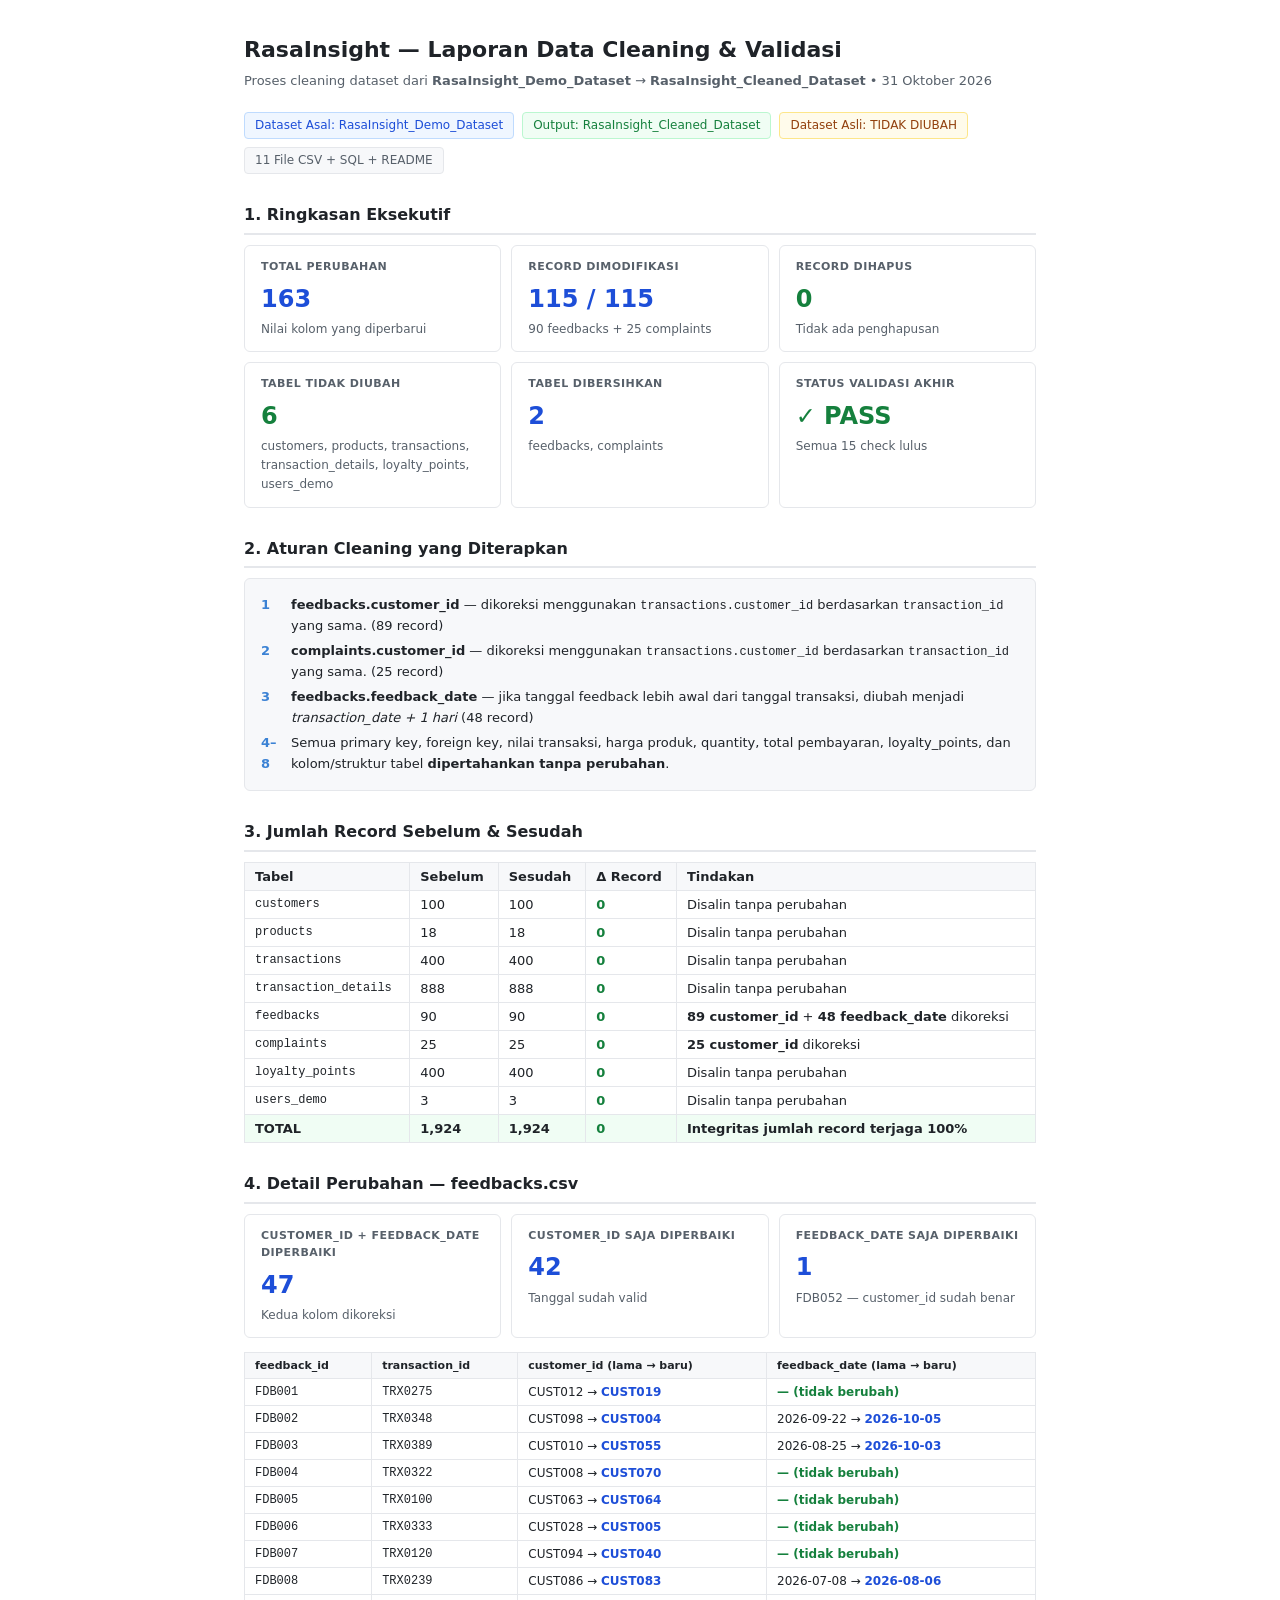
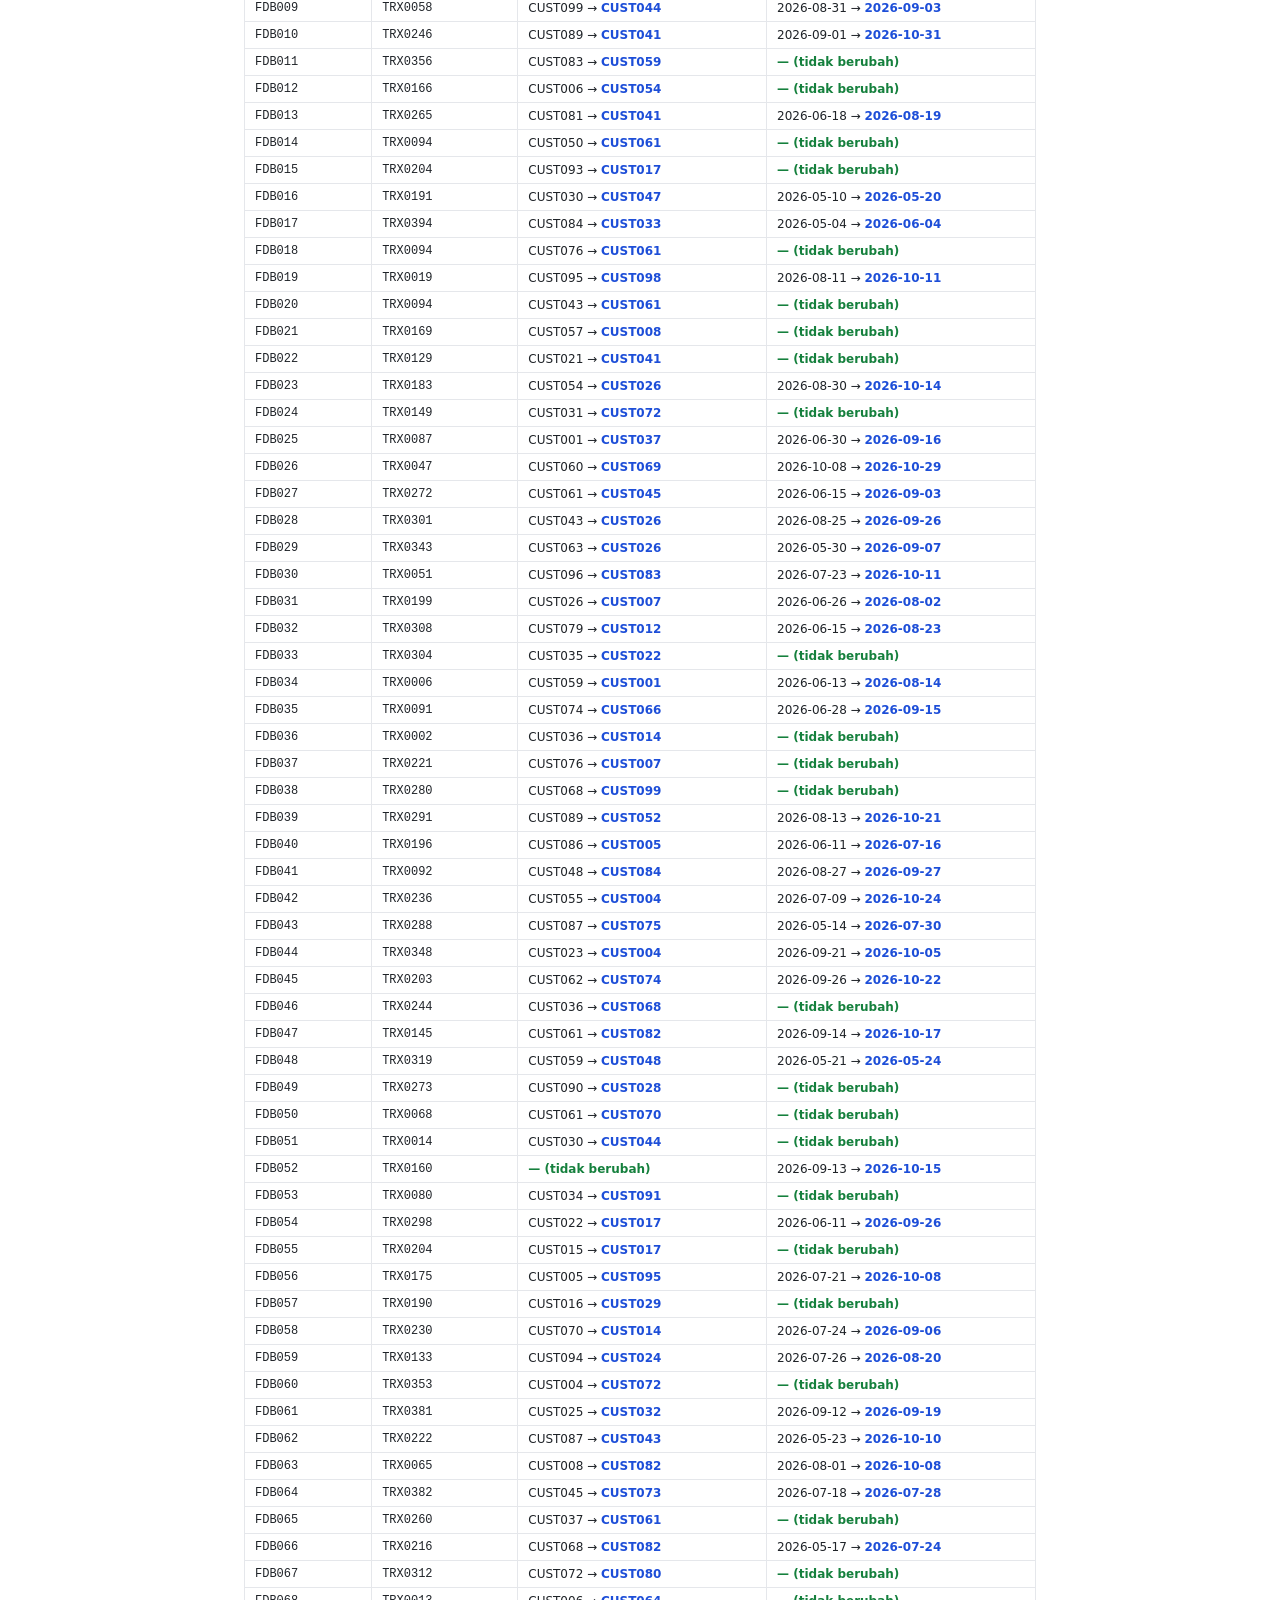
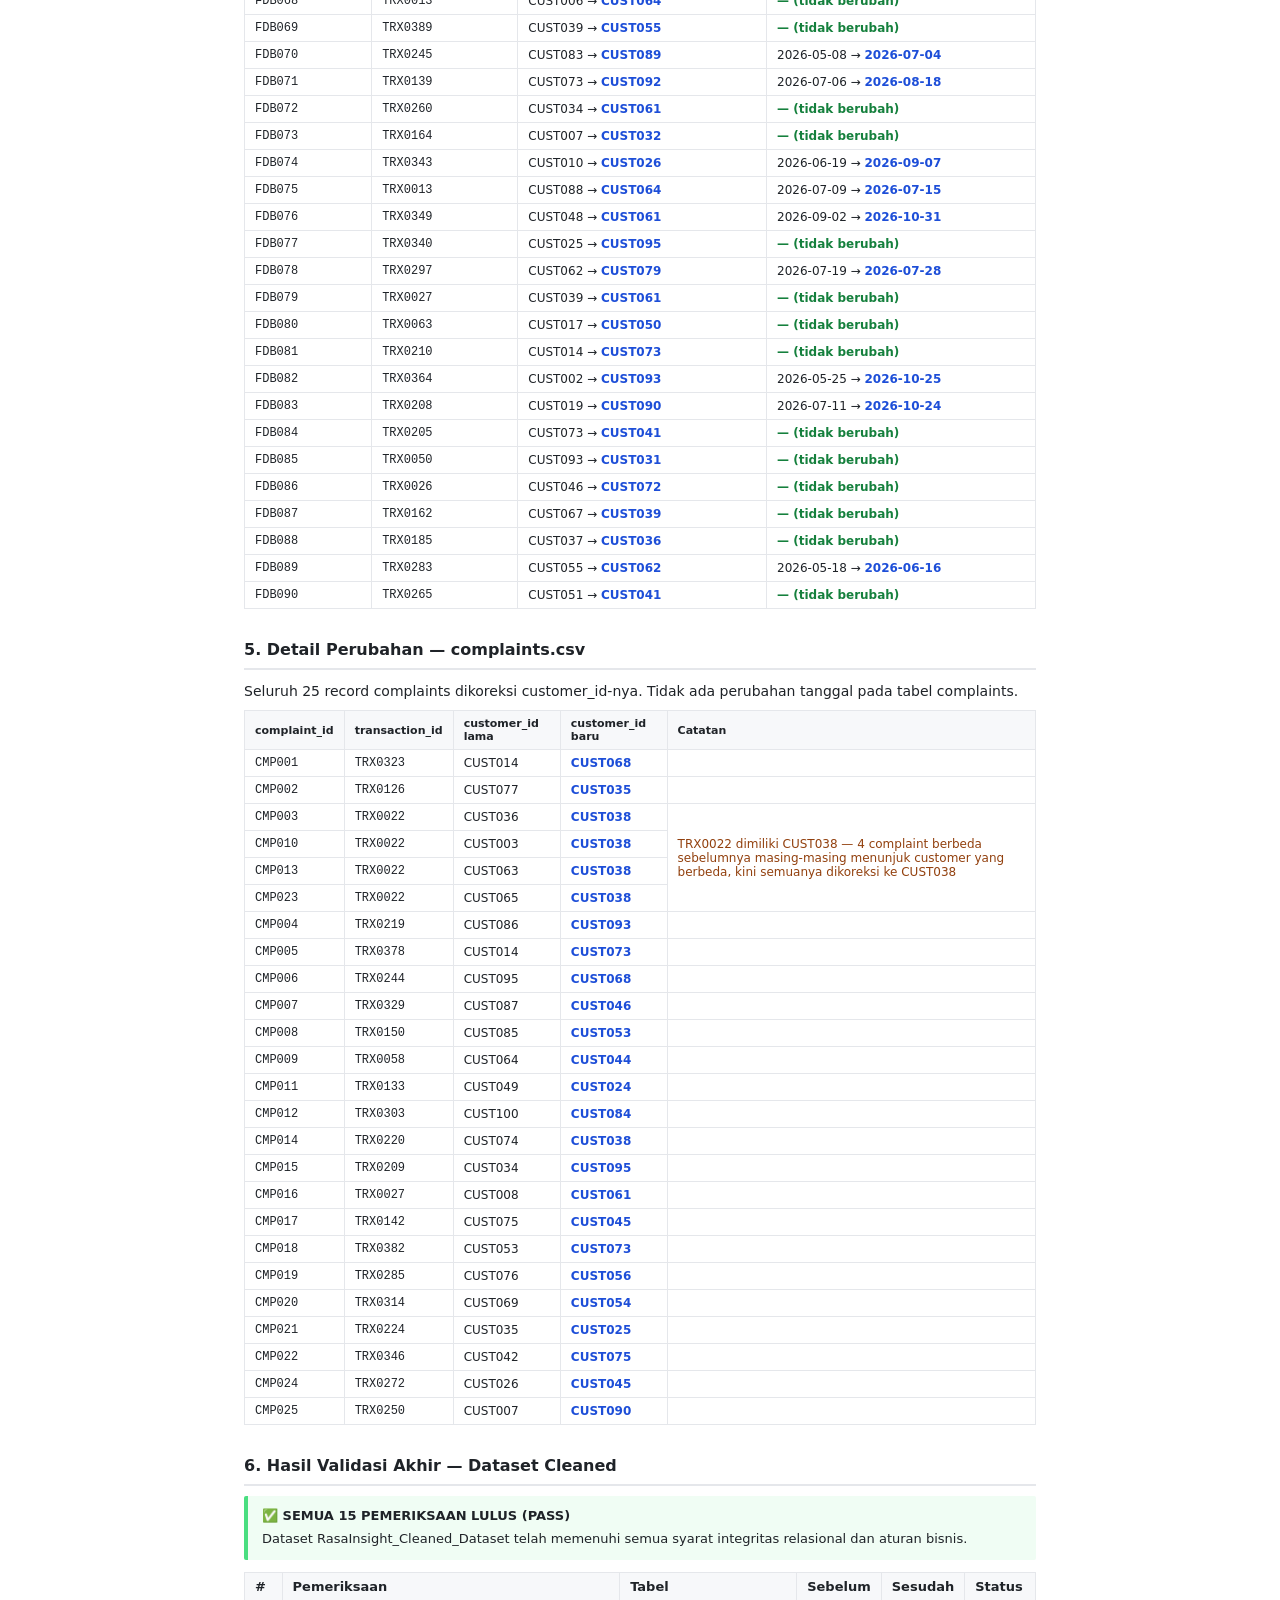
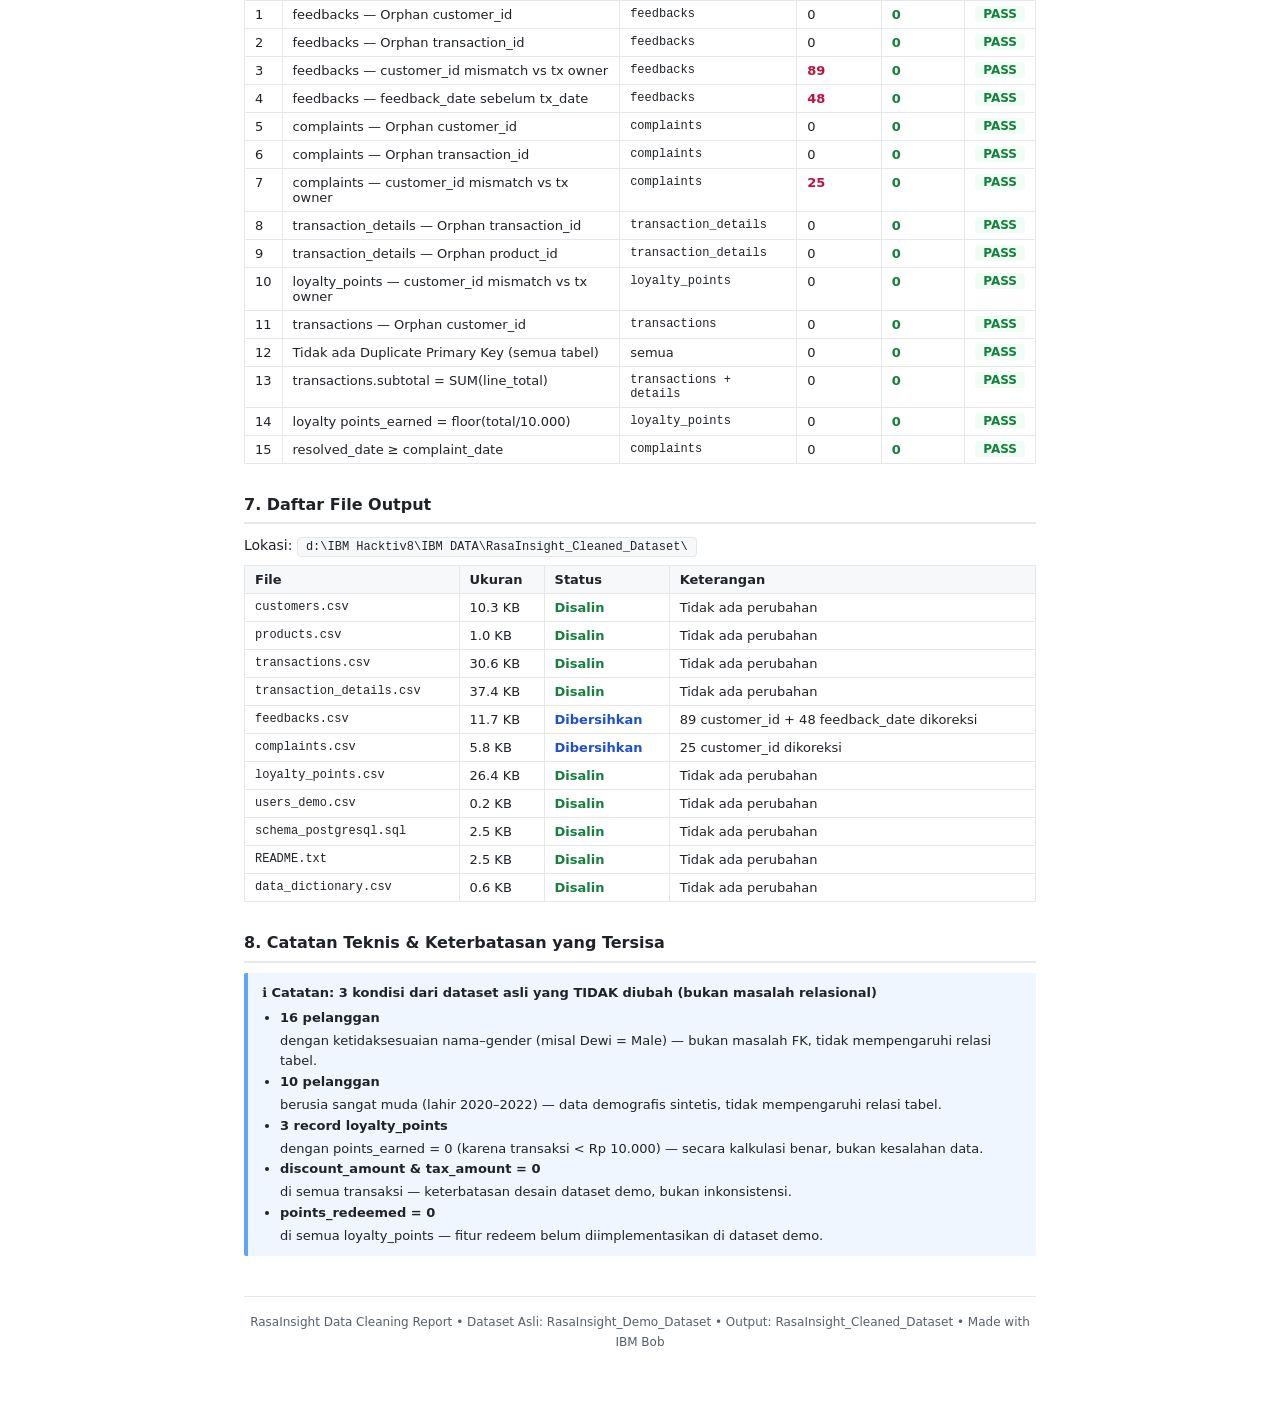
<file: RasaInsight_Cleaned_Dataset/rasainsight-laporan-data-cleaning-validasi.html>
<html lang="id">
<head>
<meta charset="UTF-8" />
<meta name="viewport" content="width=device-width, initial-scale=1.0" />
<title>RasaInsight — Laporan Data Cleaning</title>
<style>
  *, *::before, *::after { box-sizing: border-box; margin: 0; padding: 0; }
  body {
    font-family: -apple-system, "Segoe UI", system-ui, sans-serif;
    font-size: 14px; line-height: 1.6;
    background: #ffffff; color: #1f2328;
    max-width: 840px; margin: 0 auto; padding: 32px 24px 48px;
  }
  h1 { font-size: 22px; font-weight: 700; margin-bottom: 4px; }
  h2 { font-size: 16px; font-weight: 700; margin: 28px 0 10px; color: #1f2328; border-bottom: 2px solid #e5e7eb; padding-bottom: 5px; }
  h3 { font-size: 13px; font-weight: 700; margin: 14px 0 6px; color: #3b82d4; }
  p  { margin-bottom: 8px; }
  .subtitle { color: #57606a; font-size: 13px; margin-bottom: 20px; }

  .badge-row { display: flex; flex-wrap: wrap; gap: 8px; margin-bottom: 22px; }
  .badge { border-radius: 4px; padding: 3px 10px; font-size: 12px; border: 1px solid; }
  .badge-blue  { background:#eff6ff; border-color:#bfdbfe; color:#1d4ed8; }
  .badge-green { background:#f0fdf4; border-color:#bbf7d0; color:#15803d; }
  .badge-amber { background:#fffbeb; border-color:#fde68a; color:#92400e; }
  .badge-gray  { background:#f7f8fa; border-color:#e5e7eb; color:#57606a; }

  table { width:100%; border-collapse:collapse; font-size:13px; margin-bottom:16px; }
  th { background:#f7f8fa; border:1px solid #e5e7eb; padding:6px 10px; text-align:left; font-weight:600; }
  td { border:1px solid #e5e7eb; padding:6px 10px; vertical-align:top; }
  tr:hover td { background:#f7f8fa; }
  .mono { font-family:"Cascadia Code",Consolas,monospace; font-size:12px; }
  .ok   { color:#15803d; font-weight:700; }
  .fix  { color:#1d4ed8; font-weight:700; }
  .zero { color:#15803d; font-weight:700; }

  .alert { border-left:4px solid; border-radius:2px; padding:10px 14px; margin-bottom:12px; font-size:13px; }
  .alert-green { border-color:#4ade80; background:#f0fdf4; }
  .alert-blue  { border-color:#60a5fa; background:#eff6ff; }
  .alert strong { display:block; margin-bottom:2px; }

  .grid3 { display:grid; grid-template-columns:repeat(3,1fr); gap:10px; margin-bottom:16px; }
  .grid2 { display:grid; grid-template-columns:repeat(2,1fr); gap:10px; margin-bottom:16px; }
  .stat-card { border:1px solid #e5e7eb; border-radius:6px; padding:12px 16px; }
  .stat-label { font-size:11px; font-weight:700; text-transform:uppercase; color:#57606a; letter-spacing:.04em; margin-bottom:4px; }
  .stat-val   { font-size:24px; font-weight:700; }
  .stat-val.green { color:#15803d; }
  .stat-val.blue  { color:#1d4ed8; }
  .stat-val.amber { color:#92400e; }
  .stat-sub  { font-size:12px; color:#57606a; margin-top:2px; }

  .rule-box { background:#f7f8fa; border:1px solid #e5e7eb; border-radius:6px; padding:12px 16px; margin-bottom:12px; }
  .rule-row { display:flex; gap:10px; align-items:baseline; margin:4px 0; font-size:13px; }
  .rule-num { min-width:20px; font-weight:700; color:#3b82d4; }

  .chg-table { font-size:12px; }
  .chg-table th { font-size:11px; }

  .val-row { display:flex; justify-content:space-between; align-items:center; padding:5px 0; border-bottom:1px solid #f0f0f0; font-size:13px; }
  .val-row:last-child { border-bottom:none; }
  .val-label { color:#57606a; }
  .val-pass  { color:#15803d; font-weight:700; background:#f0fdf4; border-radius:4px; padding:1px 8px; font-size:12px; }

  footer { text-align:center; font-size:12px; color:#57606a; border-top:1px solid #e5e7eb; margin-top:40px; padding-top:16px; }
</style>
</head>
<body>

<h1>RasaInsight — Laporan Data Cleaning &amp; Validasi</h1>
<p class="subtitle">Proses cleaning dataset dari <strong>RasaInsight_Demo_Dataset</strong> → <strong>RasaInsight_Cleaned_Dataset</strong> • 31 Oktober 2026</p>

<div class="badge-row">
  <span class="badge badge-blue">Dataset Asal: RasaInsight_Demo_Dataset</span>
  <span class="badge badge-green">Output: RasaInsight_Cleaned_Dataset</span>
  <span class="badge badge-amber">Dataset Asli: TIDAK DIUBAH</span>
  <span class="badge badge-gray">11 File CSV + SQL + README</span>
</div>


<h2>1. Ringkasan Eksekutif</h2>
<div class="grid3">
  <div class="stat-card">
    <div class="stat-label">Total Perubahan</div>
    <div class="stat-val blue">163</div>
    <div class="stat-sub">Nilai kolom yang diperbarui</div>
  </div>
  <div class="stat-card">
    <div class="stat-label">Record Dimodifikasi</div>
    <div class="stat-val blue">115 / 115</div>
    <div class="stat-sub">90 feedbacks + 25 complaints</div>
  </div>
  <div class="stat-card">
    <div class="stat-label">Record Dihapus</div>
    <div class="stat-val green">0</div>
    <div class="stat-sub">Tidak ada penghapusan</div>
  </div>
  <div class="stat-card">
    <div class="stat-label">Tabel Tidak Diubah</div>
    <div class="stat-val green">6</div>
    <div class="stat-sub">customers, products, transactions, transaction_details, loyalty_points, users_demo</div>
  </div>
  <div class="stat-card">
    <div class="stat-label">Tabel Dibersihkan</div>
    <div class="stat-val blue">2</div>
    <div class="stat-sub">feedbacks, complaints</div>
  </div>
  <div class="stat-card">
    <div class="stat-label">Status Validasi Akhir</div>
    <div class="stat-val green">✓ PASS</div>
    <div class="stat-sub">Semua 15 check lulus</div>
  </div>
</div>


<h2>2. Aturan Cleaning yang Diterapkan</h2>
<div class="rule-box">
  <div class="rule-row"><span class="rule-num">1</span><span><strong>feedbacks.customer_id</strong> — dikoreksi menggunakan <span class="mono">transactions.customer_id</span> berdasarkan <span class="mono">transaction_id</span> yang sama. (89 record)</span></div>
  <div class="rule-row"><span class="rule-num">2</span><span><strong>complaints.customer_id</strong> — dikoreksi menggunakan <span class="mono">transactions.customer_id</span> berdasarkan <span class="mono">transaction_id</span> yang sama. (25 record)</span></div>
  <div class="rule-row"><span class="rule-num">3</span><span><strong>feedbacks.feedback_date</strong> — jika tanggal feedback lebih awal dari tanggal transaksi, diubah menjadi <em>transaction_date + 1 hari</em> (48 record)</span></div>
  <div class="rule-row"><span class="rule-num">4–8</span><span>Semua primary key, foreign key, nilai transaksi, harga produk, quantity, total pembayaran, loyalty_points, dan kolom/struktur tabel <strong>dipertahankan tanpa perubahan</strong>.</span></div>
</div>


<h2>3. Jumlah Record Sebelum &amp; Sesudah</h2>
<table>
  <tr>
    <th>Tabel</th>
    <th>Sebelum</th>
    <th>Sesudah</th>
    <th>Δ Record</th>
    <th>Tindakan</th>
  </tr>
  <tr><td class="mono">customers</td><td>100</td><td>100</td><td class="ok">0</td><td>Disalin tanpa perubahan</td></tr>
  <tr><td class="mono">products</td><td>18</td><td>18</td><td class="ok">0</td><td>Disalin tanpa perubahan</td></tr>
  <tr><td class="mono">transactions</td><td>400</td><td>400</td><td class="ok">0</td><td>Disalin tanpa perubahan</td></tr>
  <tr><td class="mono">transaction_details</td><td>888</td><td>888</td><td class="ok">0</td><td>Disalin tanpa perubahan</td></tr>
  <tr><td class="mono">feedbacks</td><td>90</td><td>90</td><td class="ok">0</td><td><strong>89 customer_id</strong> + <strong>48 feedback_date</strong> dikoreksi</td></tr>
  <tr><td class="mono">complaints</td><td>25</td><td>25</td><td class="ok">0</td><td><strong>25 customer_id</strong> dikoreksi</td></tr>
  <tr><td class="mono">loyalty_points</td><td>400</td><td>400</td><td class="ok">0</td><td>Disalin tanpa perubahan</td></tr>
  <tr><td class="mono">users_demo</td><td>3</td><td>3</td><td class="ok">0</td><td>Disalin tanpa perubahan</td></tr>
  <tr style="background:#f0fdf4;font-weight:700"><td>TOTAL</td><td>1,924</td><td>1,924</td><td class="ok">0</td><td>Integritas jumlah record terjaga 100%</td></tr>
</table>


<h2>4. Detail Perubahan — feedbacks.csv</h2>

<div class="grid3" style="margin-bottom:14px">
  <div class="stat-card">
    <div class="stat-label">customer_id + feedback_date diperbaiki</div>
    <div class="stat-val blue">47</div>
    <div class="stat-sub">Kedua kolom dikoreksi</div>
  </div>
  <div class="stat-card">
    <div class="stat-label">customer_id saja diperbaiki</div>
    <div class="stat-val blue">42</div>
    <div class="stat-sub">Tanggal sudah valid</div>
  </div>
  <div class="stat-card">
    <div class="stat-label">feedback_date saja diperbaiki</div>
    <div class="stat-val blue">1</div>
    <div class="stat-sub">FDB052 — customer_id sudah benar</div>
  </div>
</div>

<table class="chg-table">
  <tr>
    <th>feedback_id</th>
    <th>transaction_id</th>
    <th>customer_id (lama → baru)</th>
    <th>feedback_date (lama → baru)</th>
  </tr>
  <tr><td class="mono">FDB001</td><td class="mono">TRX0275</td><td>CUST012 → <span class="fix">CUST019</span></td><td class="ok">— (tidak berubah)</td></tr>
  <tr><td class="mono">FDB002</td><td class="mono">TRX0348</td><td>CUST098 → <span class="fix">CUST004</span></td><td>2026-09-22 → <span class="fix">2026-10-05</span></td></tr>
  <tr><td class="mono">FDB003</td><td class="mono">TRX0389</td><td>CUST010 → <span class="fix">CUST055</span></td><td>2026-08-25 → <span class="fix">2026-10-03</span></td></tr>
  <tr><td class="mono">FDB004</td><td class="mono">TRX0322</td><td>CUST008 → <span class="fix">CUST070</span></td><td class="ok">— (tidak berubah)</td></tr>
  <tr><td class="mono">FDB005</td><td class="mono">TRX0100</td><td>CUST063 → <span class="fix">CUST064</span></td><td class="ok">— (tidak berubah)</td></tr>
  <tr><td class="mono">FDB006</td><td class="mono">TRX0333</td><td>CUST028 → <span class="fix">CUST005</span></td><td class="ok">— (tidak berubah)</td></tr>
  <tr><td class="mono">FDB007</td><td class="mono">TRX0120</td><td>CUST094 → <span class="fix">CUST040</span></td><td class="ok">— (tidak berubah)</td></tr>
  <tr><td class="mono">FDB008</td><td class="mono">TRX0239</td><td>CUST086 → <span class="fix">CUST083</span></td><td>2026-07-08 → <span class="fix">2026-08-06</span></td></tr>
  <tr><td class="mono">FDB009</td><td class="mono">TRX0058</td><td>CUST099 → <span class="fix">CUST044</span></td><td>2026-08-31 → <span class="fix">2026-09-03</span></td></tr>
  <tr><td class="mono">FDB010</td><td class="mono">TRX0246</td><td>CUST089 → <span class="fix">CUST041</span></td><td>2026-09-01 → <span class="fix">2026-10-31</span></td></tr>
  <tr><td class="mono">FDB011</td><td class="mono">TRX0356</td><td>CUST083 → <span class="fix">CUST059</span></td><td class="ok">— (tidak berubah)</td></tr>
  <tr><td class="mono">FDB012</td><td class="mono">TRX0166</td><td>CUST006 → <span class="fix">CUST054</span></td><td class="ok">— (tidak berubah)</td></tr>
  <tr><td class="mono">FDB013</td><td class="mono">TRX0265</td><td>CUST081 → <span class="fix">CUST041</span></td><td>2026-06-18 → <span class="fix">2026-08-19</span></td></tr>
  <tr><td class="mono">FDB014</td><td class="mono">TRX0094</td><td>CUST050 → <span class="fix">CUST061</span></td><td class="ok">— (tidak berubah)</td></tr>
  <tr><td class="mono">FDB015</td><td class="mono">TRX0204</td><td>CUST093 → <span class="fix">CUST017</span></td><td class="ok">— (tidak berubah)</td></tr>
  <tr><td class="mono">FDB016</td><td class="mono">TRX0191</td><td>CUST030 → <span class="fix">CUST047</span></td><td>2026-05-10 → <span class="fix">2026-05-20</span></td></tr>
  <tr><td class="mono">FDB017</td><td class="mono">TRX0394</td><td>CUST084 → <span class="fix">CUST033</span></td><td>2026-05-04 → <span class="fix">2026-06-04</span></td></tr>
  <tr><td class="mono">FDB018</td><td class="mono">TRX0094</td><td>CUST076 → <span class="fix">CUST061</span></td><td class="ok">— (tidak berubah)</td></tr>
  <tr><td class="mono">FDB019</td><td class="mono">TRX0019</td><td>CUST095 → <span class="fix">CUST098</span></td><td>2026-08-11 → <span class="fix">2026-10-11</span></td></tr>
  <tr><td class="mono">FDB020</td><td class="mono">TRX0094</td><td>CUST043 → <span class="fix">CUST061</span></td><td class="ok">— (tidak berubah)</td></tr>
  <tr><td class="mono">FDB021</td><td class="mono">TRX0169</td><td>CUST057 → <span class="fix">CUST008</span></td><td class="ok">— (tidak berubah)</td></tr>
  <tr><td class="mono">FDB022</td><td class="mono">TRX0129</td><td>CUST021 → <span class="fix">CUST041</span></td><td class="ok">— (tidak berubah)</td></tr>
  <tr><td class="mono">FDB023</td><td class="mono">TRX0183</td><td>CUST054 → <span class="fix">CUST026</span></td><td>2026-08-30 → <span class="fix">2026-10-14</span></td></tr>
  <tr><td class="mono">FDB024</td><td class="mono">TRX0149</td><td>CUST031 → <span class="fix">CUST072</span></td><td class="ok">— (tidak berubah)</td></tr>
  <tr><td class="mono">FDB025</td><td class="mono">TRX0087</td><td>CUST001 → <span class="fix">CUST037</span></td><td>2026-06-30 → <span class="fix">2026-09-16</span></td></tr>
  <tr><td class="mono">FDB026</td><td class="mono">TRX0047</td><td>CUST060 → <span class="fix">CUST069</span></td><td>2026-10-08 → <span class="fix">2026-10-29</span></td></tr>
  <tr><td class="mono">FDB027</td><td class="mono">TRX0272</td><td>CUST061 → <span class="fix">CUST045</span></td><td>2026-06-15 → <span class="fix">2026-09-03</span></td></tr>
  <tr><td class="mono">FDB028</td><td class="mono">TRX0301</td><td>CUST043 → <span class="fix">CUST026</span></td><td>2026-08-25 → <span class="fix">2026-09-26</span></td></tr>
  <tr><td class="mono">FDB029</td><td class="mono">TRX0343</td><td>CUST063 → <span class="fix">CUST026</span></td><td>2026-05-30 → <span class="fix">2026-09-07</span></td></tr>
  <tr><td class="mono">FDB030</td><td class="mono">TRX0051</td><td>CUST096 → <span class="fix">CUST083</span></td><td>2026-07-23 → <span class="fix">2026-10-11</span></td></tr>
  <tr><td class="mono">FDB031</td><td class="mono">TRX0199</td><td>CUST026 → <span class="fix">CUST007</span></td><td>2026-06-26 → <span class="fix">2026-08-02</span></td></tr>
  <tr><td class="mono">FDB032</td><td class="mono">TRX0308</td><td>CUST079 → <span class="fix">CUST012</span></td><td>2026-06-15 → <span class="fix">2026-08-23</span></td></tr>
  <tr><td class="mono">FDB033</td><td class="mono">TRX0304</td><td>CUST035 → <span class="fix">CUST022</span></td><td class="ok">— (tidak berubah)</td></tr>
  <tr><td class="mono">FDB034</td><td class="mono">TRX0006</td><td>CUST059 → <span class="fix">CUST001</span></td><td>2026-06-13 → <span class="fix">2026-08-14</span></td></tr>
  <tr><td class="mono">FDB035</td><td class="mono">TRX0091</td><td>CUST074 → <span class="fix">CUST066</span></td><td>2026-06-28 → <span class="fix">2026-09-15</span></td></tr>
  <tr><td class="mono">FDB036</td><td class="mono">TRX0002</td><td>CUST036 → <span class="fix">CUST014</span></td><td class="ok">— (tidak berubah)</td></tr>
  <tr><td class="mono">FDB037</td><td class="mono">TRX0221</td><td>CUST076 → <span class="fix">CUST007</span></td><td class="ok">— (tidak berubah)</td></tr>
  <tr><td class="mono">FDB038</td><td class="mono">TRX0280</td><td>CUST068 → <span class="fix">CUST099</span></td><td class="ok">— (tidak berubah)</td></tr>
  <tr><td class="mono">FDB039</td><td class="mono">TRX0291</td><td>CUST089 → <span class="fix">CUST052</span></td><td>2026-08-13 → <span class="fix">2026-10-21</span></td></tr>
  <tr><td class="mono">FDB040</td><td class="mono">TRX0196</td><td>CUST086 → <span class="fix">CUST005</span></td><td>2026-06-11 → <span class="fix">2026-07-16</span></td></tr>
  <tr><td class="mono">FDB041</td><td class="mono">TRX0092</td><td>CUST048 → <span class="fix">CUST084</span></td><td>2026-08-27 → <span class="fix">2026-09-27</span></td></tr>
  <tr><td class="mono">FDB042</td><td class="mono">TRX0236</td><td>CUST055 → <span class="fix">CUST004</span></td><td>2026-07-09 → <span class="fix">2026-10-24</span></td></tr>
  <tr><td class="mono">FDB043</td><td class="mono">TRX0288</td><td>CUST087 → <span class="fix">CUST075</span></td><td>2026-05-14 → <span class="fix">2026-07-30</span></td></tr>
  <tr><td class="mono">FDB044</td><td class="mono">TRX0348</td><td>CUST023 → <span class="fix">CUST004</span></td><td>2026-09-21 → <span class="fix">2026-10-05</span></td></tr>
  <tr><td class="mono">FDB045</td><td class="mono">TRX0203</td><td>CUST062 → <span class="fix">CUST074</span></td><td>2026-09-26 → <span class="fix">2026-10-22</span></td></tr>
  <tr><td class="mono">FDB046</td><td class="mono">TRX0244</td><td>CUST036 → <span class="fix">CUST068</span></td><td class="ok">— (tidak berubah)</td></tr>
  <tr><td class="mono">FDB047</td><td class="mono">TRX0145</td><td>CUST061 → <span class="fix">CUST082</span></td><td>2026-09-14 → <span class="fix">2026-10-17</span></td></tr>
  <tr><td class="mono">FDB048</td><td class="mono">TRX0319</td><td>CUST059 → <span class="fix">CUST048</span></td><td>2026-05-21 → <span class="fix">2026-05-24</span></td></tr>
  <tr><td class="mono">FDB049</td><td class="mono">TRX0273</td><td>CUST090 → <span class="fix">CUST028</span></td><td class="ok">— (tidak berubah)</td></tr>
  <tr><td class="mono">FDB050</td><td class="mono">TRX0068</td><td>CUST061 → <span class="fix">CUST070</span></td><td class="ok">— (tidak berubah)</td></tr>
  <tr><td class="mono">FDB051</td><td class="mono">TRX0014</td><td>CUST030 → <span class="fix">CUST044</span></td><td class="ok">— (tidak berubah)</td></tr>
  <tr><td class="mono">FDB052</td><td class="mono">TRX0160</td><td class="ok">— (tidak berubah)</td><td>2026-09-13 → <span class="fix">2026-10-15</span></td></tr>
  <tr><td class="mono">FDB053</td><td class="mono">TRX0080</td><td>CUST034 → <span class="fix">CUST091</span></td><td class="ok">— (tidak berubah)</td></tr>
  <tr><td class="mono">FDB054</td><td class="mono">TRX0298</td><td>CUST022 → <span class="fix">CUST017</span></td><td>2026-06-11 → <span class="fix">2026-09-26</span></td></tr>
  <tr><td class="mono">FDB055</td><td class="mono">TRX0204</td><td>CUST015 → <span class="fix">CUST017</span></td><td class="ok">— (tidak berubah)</td></tr>
  <tr><td class="mono">FDB056</td><td class="mono">TRX0175</td><td>CUST005 → <span class="fix">CUST095</span></td><td>2026-07-21 → <span class="fix">2026-10-08</span></td></tr>
  <tr><td class="mono">FDB057</td><td class="mono">TRX0190</td><td>CUST016 → <span class="fix">CUST029</span></td><td class="ok">— (tidak berubah)</td></tr>
  <tr><td class="mono">FDB058</td><td class="mono">TRX0230</td><td>CUST070 → <span class="fix">CUST014</span></td><td>2026-07-24 → <span class="fix">2026-09-06</span></td></tr>
  <tr><td class="mono">FDB059</td><td class="mono">TRX0133</td><td>CUST094 → <span class="fix">CUST024</span></td><td>2026-07-26 → <span class="fix">2026-08-20</span></td></tr>
  <tr><td class="mono">FDB060</td><td class="mono">TRX0353</td><td>CUST004 → <span class="fix">CUST072</span></td><td class="ok">— (tidak berubah)</td></tr>
  <tr><td class="mono">FDB061</td><td class="mono">TRX0381</td><td>CUST025 → <span class="fix">CUST032</span></td><td>2026-09-12 → <span class="fix">2026-09-19</span></td></tr>
  <tr><td class="mono">FDB062</td><td class="mono">TRX0222</td><td>CUST087 → <span class="fix">CUST043</span></td><td>2026-05-23 → <span class="fix">2026-10-10</span></td></tr>
  <tr><td class="mono">FDB063</td><td class="mono">TRX0065</td><td>CUST008 → <span class="fix">CUST082</span></td><td>2026-08-01 → <span class="fix">2026-10-08</span></td></tr>
  <tr><td class="mono">FDB064</td><td class="mono">TRX0382</td><td>CUST045 → <span class="fix">CUST073</span></td><td>2026-07-18 → <span class="fix">2026-07-28</span></td></tr>
  <tr><td class="mono">FDB065</td><td class="mono">TRX0260</td><td>CUST037 → <span class="fix">CUST061</span></td><td class="ok">— (tidak berubah)</td></tr>
  <tr><td class="mono">FDB066</td><td class="mono">TRX0216</td><td>CUST068 → <span class="fix">CUST082</span></td><td>2026-05-17 → <span class="fix">2026-07-24</span></td></tr>
  <tr><td class="mono">FDB067</td><td class="mono">TRX0312</td><td>CUST072 → <span class="fix">CUST080</span></td><td class="ok">— (tidak berubah)</td></tr>
  <tr><td class="mono">FDB068</td><td class="mono">TRX0013</td><td>CUST006 → <span class="fix">CUST064</span></td><td class="ok">— (tidak berubah)</td></tr>
  <tr><td class="mono">FDB069</td><td class="mono">TRX0389</td><td>CUST039 → <span class="fix">CUST055</span></td><td class="ok">— (tidak berubah)</td></tr>
  <tr><td class="mono">FDB070</td><td class="mono">TRX0245</td><td>CUST083 → <span class="fix">CUST089</span></td><td>2026-05-08 → <span class="fix">2026-07-04</span></td></tr>
  <tr><td class="mono">FDB071</td><td class="mono">TRX0139</td><td>CUST073 → <span class="fix">CUST092</span></td><td>2026-07-06 → <span class="fix">2026-08-18</span></td></tr>
  <tr><td class="mono">FDB072</td><td class="mono">TRX0260</td><td>CUST034 → <span class="fix">CUST061</span></td><td class="ok">— (tidak berubah)</td></tr>
  <tr><td class="mono">FDB073</td><td class="mono">TRX0164</td><td>CUST007 → <span class="fix">CUST032</span></td><td class="ok">— (tidak berubah)</td></tr>
  <tr><td class="mono">FDB074</td><td class="mono">TRX0343</td><td>CUST010 → <span class="fix">CUST026</span></td><td>2026-06-19 → <span class="fix">2026-09-07</span></td></tr>
  <tr><td class="mono">FDB075</td><td class="mono">TRX0013</td><td>CUST088 → <span class="fix">CUST064</span></td><td>2026-07-09 → <span class="fix">2026-07-15</span></td></tr>
  <tr><td class="mono">FDB076</td><td class="mono">TRX0349</td><td>CUST048 → <span class="fix">CUST061</span></td><td>2026-09-02 → <span class="fix">2026-10-31</span></td></tr>
  <tr><td class="mono">FDB077</td><td class="mono">TRX0340</td><td>CUST025 → <span class="fix">CUST095</span></td><td class="ok">— (tidak berubah)</td></tr>
  <tr><td class="mono">FDB078</td><td class="mono">TRX0297</td><td>CUST062 → <span class="fix">CUST079</span></td><td>2026-07-19 → <span class="fix">2026-07-28</span></td></tr>
  <tr><td class="mono">FDB079</td><td class="mono">TRX0027</td><td>CUST039 → <span class="fix">CUST061</span></td><td class="ok">— (tidak berubah)</td></tr>
  <tr><td class="mono">FDB080</td><td class="mono">TRX0063</td><td>CUST017 → <span class="fix">CUST050</span></td><td class="ok">— (tidak berubah)</td></tr>
  <tr><td class="mono">FDB081</td><td class="mono">TRX0210</td><td>CUST014 → <span class="fix">CUST073</span></td><td class="ok">— (tidak berubah)</td></tr>
  <tr><td class="mono">FDB082</td><td class="mono">TRX0364</td><td>CUST002 → <span class="fix">CUST093</span></td><td>2026-05-25 → <span class="fix">2026-10-25</span></td></tr>
  <tr><td class="mono">FDB083</td><td class="mono">TRX0208</td><td>CUST019 → <span class="fix">CUST090</span></td><td>2026-07-11 → <span class="fix">2026-10-24</span></td></tr>
  <tr><td class="mono">FDB084</td><td class="mono">TRX0205</td><td>CUST073 → <span class="fix">CUST041</span></td><td class="ok">— (tidak berubah)</td></tr>
  <tr><td class="mono">FDB085</td><td class="mono">TRX0050</td><td>CUST093 → <span class="fix">CUST031</span></td><td class="ok">— (tidak berubah)</td></tr>
  <tr><td class="mono">FDB086</td><td class="mono">TRX0026</td><td>CUST046 → <span class="fix">CUST072</span></td><td class="ok">— (tidak berubah)</td></tr>
  <tr><td class="mono">FDB087</td><td class="mono">TRX0162</td><td>CUST067 → <span class="fix">CUST039</span></td><td class="ok">— (tidak berubah)</td></tr>
  <tr><td class="mono">FDB088</td><td class="mono">TRX0185</td><td>CUST037 → <span class="fix">CUST036</span></td><td class="ok">— (tidak berubah)</td></tr>
  <tr><td class="mono">FDB089</td><td class="mono">TRX0283</td><td>CUST055 → <span class="fix">CUST062</span></td><td>2026-05-18 → <span class="fix">2026-06-16</span></td></tr>
  <tr><td class="mono">FDB090</td><td class="mono">TRX0265</td><td>CUST051 → <span class="fix">CUST041</span></td><td class="ok">— (tidak berubah)</td></tr>
</table>


<h2>5. Detail Perubahan — complaints.csv</h2>
<p>Seluruh 25 record complaints dikoreksi customer_id-nya. Tidak ada perubahan tanggal pada tabel complaints.</p>

<table class="chg-table">
  <tr><th>complaint_id</th><th>transaction_id</th><th>customer_id lama</th><th>customer_id baru</th><th>Catatan</th></tr>
  <tr><td class="mono">CMP001</td><td class="mono">TRX0323</td><td>CUST014</td><td class="fix">CUST068</td><td></td></tr>
  <tr><td class="mono">CMP002</td><td class="mono">TRX0126</td><td>CUST077</td><td class="fix">CUST035</td><td></td></tr>
  <tr><td class="mono">CMP003</td><td class="mono">TRX0022</td><td>CUST036</td><td class="fix">CUST038</td><td rowspan="4" style="vertical-align:middle;color:#92400e;font-size:12px">TRX0022 dimiliki CUST038 — 4 complaint berbeda sebelumnya masing-masing menunjuk customer yang berbeda, kini semuanya dikoreksi ke CUST038</td></tr>
  <tr><td class="mono">CMP010</td><td class="mono">TRX0022</td><td>CUST003</td><td class="fix">CUST038</td></tr>
  <tr><td class="mono">CMP013</td><td class="mono">TRX0022</td><td>CUST063</td><td class="fix">CUST038</td></tr>
  <tr><td class="mono">CMP023</td><td class="mono">TRX0022</td><td>CUST065</td><td class="fix">CUST038</td></tr>
  <tr><td class="mono">CMP004</td><td class="mono">TRX0219</td><td>CUST086</td><td class="fix">CUST093</td><td></td></tr>
  <tr><td class="mono">CMP005</td><td class="mono">TRX0378</td><td>CUST014</td><td class="fix">CUST073</td><td></td></tr>
  <tr><td class="mono">CMP006</td><td class="mono">TRX0244</td><td>CUST095</td><td class="fix">CUST068</td><td></td></tr>
  <tr><td class="mono">CMP007</td><td class="mono">TRX0329</td><td>CUST087</td><td class="fix">CUST046</td><td></td></tr>
  <tr><td class="mono">CMP008</td><td class="mono">TRX0150</td><td>CUST085</td><td class="fix">CUST053</td><td></td></tr>
  <tr><td class="mono">CMP009</td><td class="mono">TRX0058</td><td>CUST064</td><td class="fix">CUST044</td><td></td></tr>
  <tr><td class="mono">CMP011</td><td class="mono">TRX0133</td><td>CUST049</td><td class="fix">CUST024</td><td></td></tr>
  <tr><td class="mono">CMP012</td><td class="mono">TRX0303</td><td>CUST100</td><td class="fix">CUST084</td><td></td></tr>
  <tr><td class="mono">CMP014</td><td class="mono">TRX0220</td><td>CUST074</td><td class="fix">CUST038</td><td></td></tr>
  <tr><td class="mono">CMP015</td><td class="mono">TRX0209</td><td>CUST034</td><td class="fix">CUST095</td><td></td></tr>
  <tr><td class="mono">CMP016</td><td class="mono">TRX0027</td><td>CUST008</td><td class="fix">CUST061</td><td></td></tr>
  <tr><td class="mono">CMP017</td><td class="mono">TRX0142</td><td>CUST075</td><td class="fix">CUST045</td><td></td></tr>
  <tr><td class="mono">CMP018</td><td class="mono">TRX0382</td><td>CUST053</td><td class="fix">CUST073</td><td></td></tr>
  <tr><td class="mono">CMP019</td><td class="mono">TRX0285</td><td>CUST076</td><td class="fix">CUST056</td><td></td></tr>
  <tr><td class="mono">CMP020</td><td class="mono">TRX0314</td><td>CUST069</td><td class="fix">CUST054</td><td></td></tr>
  <tr><td class="mono">CMP021</td><td class="mono">TRX0224</td><td>CUST035</td><td class="fix">CUST025</td><td></td></tr>
  <tr><td class="mono">CMP022</td><td class="mono">TRX0346</td><td>CUST042</td><td class="fix">CUST075</td><td></td></tr>
  <tr><td class="mono">CMP024</td><td class="mono">TRX0272</td><td>CUST026</td><td class="fix">CUST045</td><td></td></tr>
  <tr><td class="mono">CMP025</td><td class="mono">TRX0250</td><td>CUST007</td><td class="fix">CUST090</td><td></td></tr>
</table>


<h2>6. Hasil Validasi Akhir — Dataset Cleaned</h2>

<div class="alert alert-green">
  <strong>✅ SEMUA 15 PEMERIKSAAN LULUS (PASS)</strong>
  <span>Dataset RasaInsight_Cleaned_Dataset telah memenuhi semua syarat integritas relasional dan aturan bisnis.</span>
</div>

<table>
  <tr><th>#</th><th>Pemeriksaan</th><th>Tabel</th><th>Sebelum</th><th>Sesudah</th><th>Status</th></tr>
  <tr><td>1</td><td>feedbacks — Orphan customer_id</td><td class="mono">feedbacks</td><td>0</td><td class="zero">0</td><td><span class="val-pass">PASS</span></td></tr>
  <tr><td>2</td><td>feedbacks — Orphan transaction_id</td><td class="mono">feedbacks</td><td>0</td><td class="zero">0</td><td><span class="val-pass">PASS</span></td></tr>
  <tr><td>3</td><td>feedbacks — customer_id mismatch vs tx owner</td><td class="mono">feedbacks</td><td style="color:#be123c;font-weight:700">89</td><td class="zero">0</td><td><span class="val-pass">PASS</span></td></tr>
  <tr><td>4</td><td>feedbacks — feedback_date sebelum tx_date</td><td class="mono">feedbacks</td><td style="color:#be123c;font-weight:700">48</td><td class="zero">0</td><td><span class="val-pass">PASS</span></td></tr>
  <tr><td>5</td><td>complaints — Orphan customer_id</td><td class="mono">complaints</td><td>0</td><td class="zero">0</td><td><span class="val-pass">PASS</span></td></tr>
  <tr><td>6</td><td>complaints — Orphan transaction_id</td><td class="mono">complaints</td><td>0</td><td class="zero">0</td><td><span class="val-pass">PASS</span></td></tr>
  <tr><td>7</td><td>complaints — customer_id mismatch vs tx owner</td><td class="mono">complaints</td><td style="color:#be123c;font-weight:700">25</td><td class="zero">0</td><td><span class="val-pass">PASS</span></td></tr>
  <tr><td>8</td><td>transaction_details — Orphan transaction_id</td><td class="mono">transaction_details</td><td>0</td><td class="zero">0</td><td><span class="val-pass">PASS</span></td></tr>
  <tr><td>9</td><td>transaction_details — Orphan product_id</td><td class="mono">transaction_details</td><td>0</td><td class="zero">0</td><td><span class="val-pass">PASS</span></td></tr>
  <tr><td>10</td><td>loyalty_points — customer_id mismatch vs tx owner</td><td class="mono">loyalty_points</td><td>0</td><td class="zero">0</td><td><span class="val-pass">PASS</span></td></tr>
  <tr><td>11</td><td>transactions — Orphan customer_id</td><td class="mono">transactions</td><td>0</td><td class="zero">0</td><td><span class="val-pass">PASS</span></td></tr>
  <tr><td>12</td><td>Tidak ada Duplicate Primary Key (semua tabel)</td><td>semua</td><td>0</td><td class="zero">0</td><td><span class="val-pass">PASS</span></td></tr>
  <tr><td>13</td><td>transactions.subtotal = SUM(line_total)</td><td class="mono">transactions + details</td><td>0</td><td class="zero">0</td><td><span class="val-pass">PASS</span></td></tr>
  <tr><td>14</td><td>loyalty points_earned = floor(total/10.000)</td><td class="mono">loyalty_points</td><td>0</td><td class="zero">0</td><td><span class="val-pass">PASS</span></td></tr>
  <tr><td>15</td><td>resolved_date ≥ complaint_date</td><td class="mono">complaints</td><td>0</td><td class="zero">0</td><td><span class="val-pass">PASS</span></td></tr>
</table>


<h2>7. Daftar File Output</h2>
<p>Lokasi: <span class="mono" style="background:#f7f8fa;padding:2px 8px;border-radius:4px;border:1px solid #e5e7eb">d:\IBM Hacktiv8\IBM DATA\RasaInsight_Cleaned_Dataset\</span></p>
<table>
  <tr><th>File</th><th>Ukuran</th><th>Status</th><th>Keterangan</th></tr>
  <tr><td class="mono">customers.csv</td><td>10.3 KB</td><td class="ok">Disalin</td><td>Tidak ada perubahan</td></tr>
  <tr><td class="mono">products.csv</td><td>1.0 KB</td><td class="ok">Disalin</td><td>Tidak ada perubahan</td></tr>
  <tr><td class="mono">transactions.csv</td><td>30.6 KB</td><td class="ok">Disalin</td><td>Tidak ada perubahan</td></tr>
  <tr><td class="mono">transaction_details.csv</td><td>37.4 KB</td><td class="ok">Disalin</td><td>Tidak ada perubahan</td></tr>
  <tr><td class="mono">feedbacks.csv</td><td>11.7 KB</td><td class="fix">Dibersihkan</td><td>89 customer_id + 48 feedback_date dikoreksi</td></tr>
  <tr><td class="mono">complaints.csv</td><td>5.8 KB</td><td class="fix">Dibersihkan</td><td>25 customer_id dikoreksi</td></tr>
  <tr><td class="mono">loyalty_points.csv</td><td>26.4 KB</td><td class="ok">Disalin</td><td>Tidak ada perubahan</td></tr>
  <tr><td class="mono">users_demo.csv</td><td>0.2 KB</td><td class="ok">Disalin</td><td>Tidak ada perubahan</td></tr>
  <tr><td class="mono">schema_postgresql.sql</td><td>2.5 KB</td><td class="ok">Disalin</td><td>Tidak ada perubahan</td></tr>
  <tr><td class="mono">README.txt</td><td>2.5 KB</td><td class="ok">Disalin</td><td>Tidak ada perubahan</td></tr>
  <tr><td class="mono">data_dictionary.csv</td><td>0.6 KB</td><td class="ok">Disalin</td><td>Tidak ada perubahan</td></tr>
</table>


<h2>8. Catatan Teknis &amp; Keterbatasan yang Tersisa</h2>
<div class="alert alert-blue">
  <strong>ℹ️ Catatan: 3 kondisi dari dataset asli yang TIDAK diubah (bukan masalah relasional)</strong>
  <ul style="margin-left:18px;margin-top:4px">
    <li><strong>16 pelanggan</strong> dengan ketidaksesuaian nama–gender (misal Dewi = Male) — bukan masalah FK, tidak mempengaruhi relasi tabel.</li>
    <li><strong>10 pelanggan</strong> berusia sangat muda (lahir 2020–2022) — data demografis sintetis, tidak mempengaruhi relasi tabel.</li>
    <li><strong>3 record loyalty_points</strong> dengan points_earned = 0 (karena transaksi &lt; Rp 10.000) — secara kalkulasi benar, bukan kesalahan data.</li>
    <li><strong>discount_amount &amp; tax_amount = 0</strong> di semua transaksi — keterbatasan desain dataset demo, bukan inkonsistensi.</li>
    <li><strong>points_redeemed = 0</strong> di semua loyalty_points — fitur redeem belum diimplementasikan di dataset demo.</li>
  </ul>
</div>

<footer>
  <p>RasaInsight Data Cleaning Report • Dataset Asli: RasaInsight_Demo_Dataset • Output: RasaInsight_Cleaned_Dataset • Made with IBM Bob</p>
</footer>
</body>
</html>
</file>
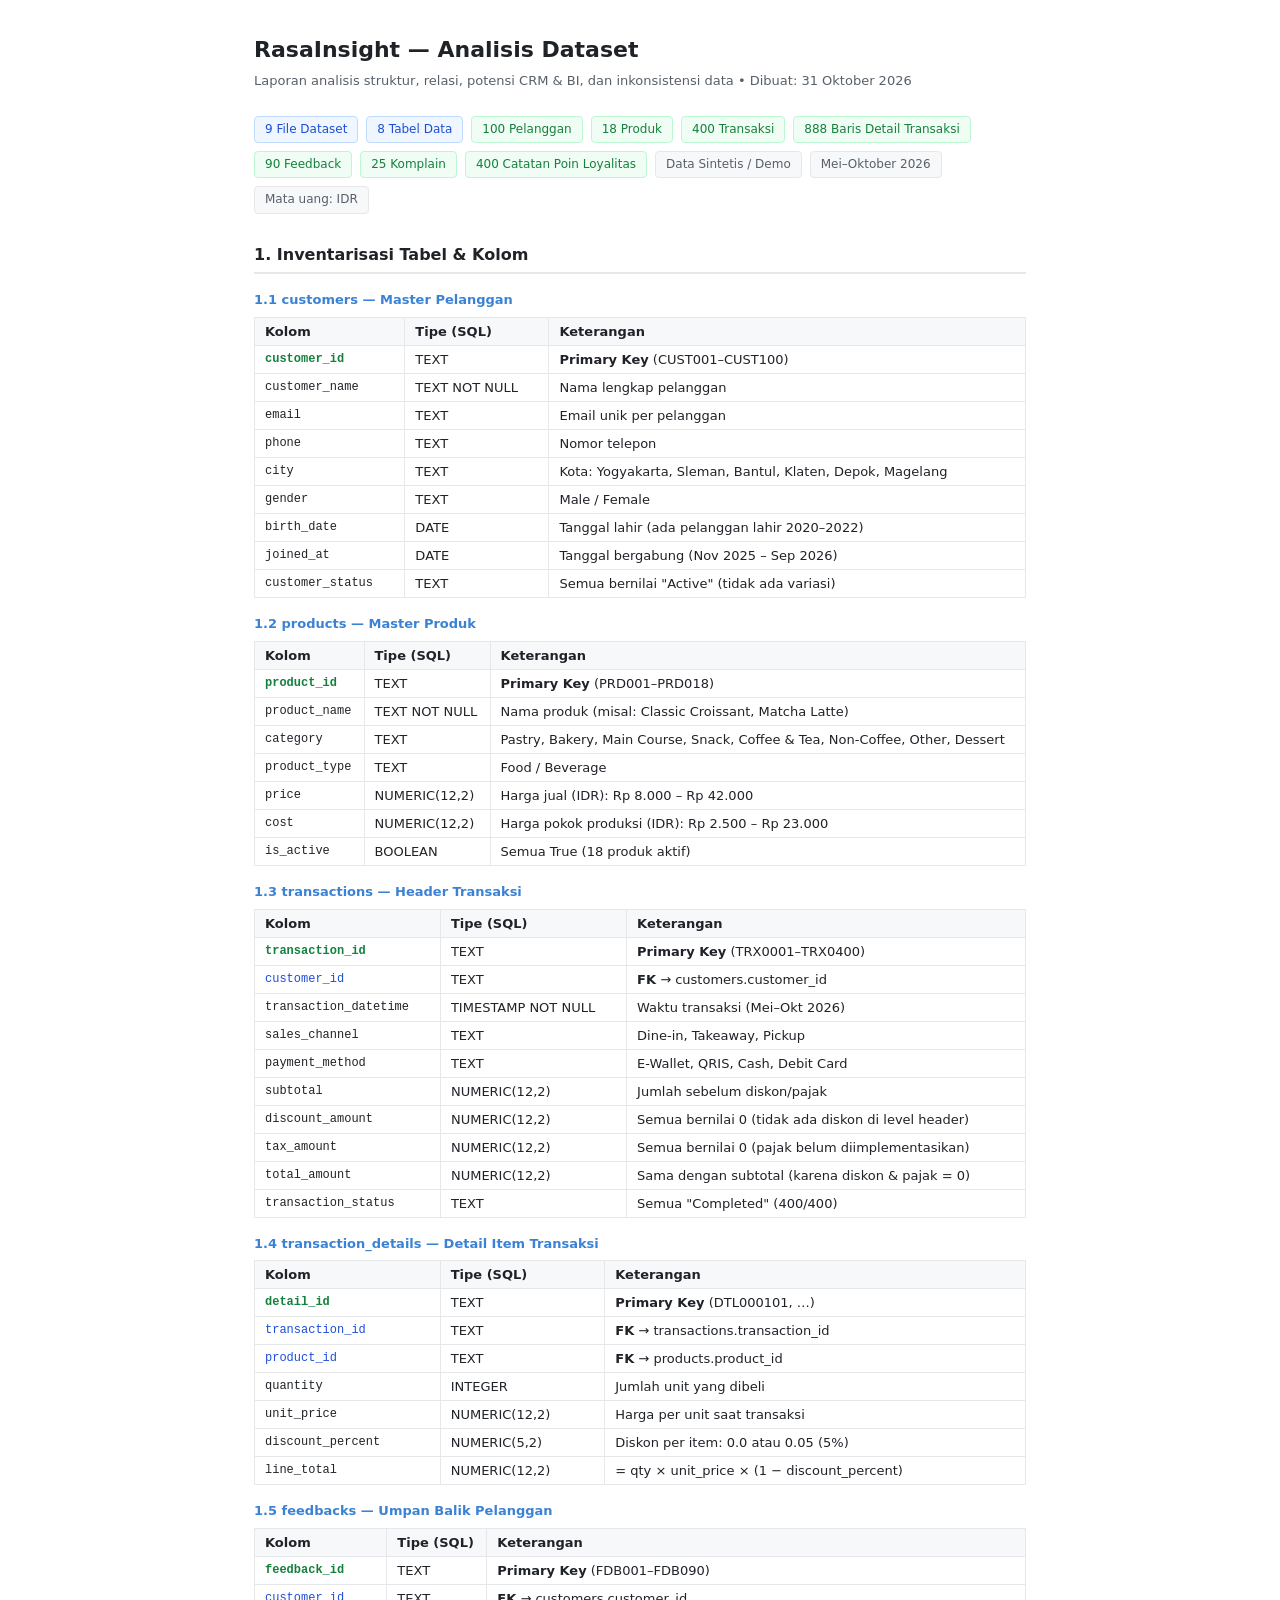
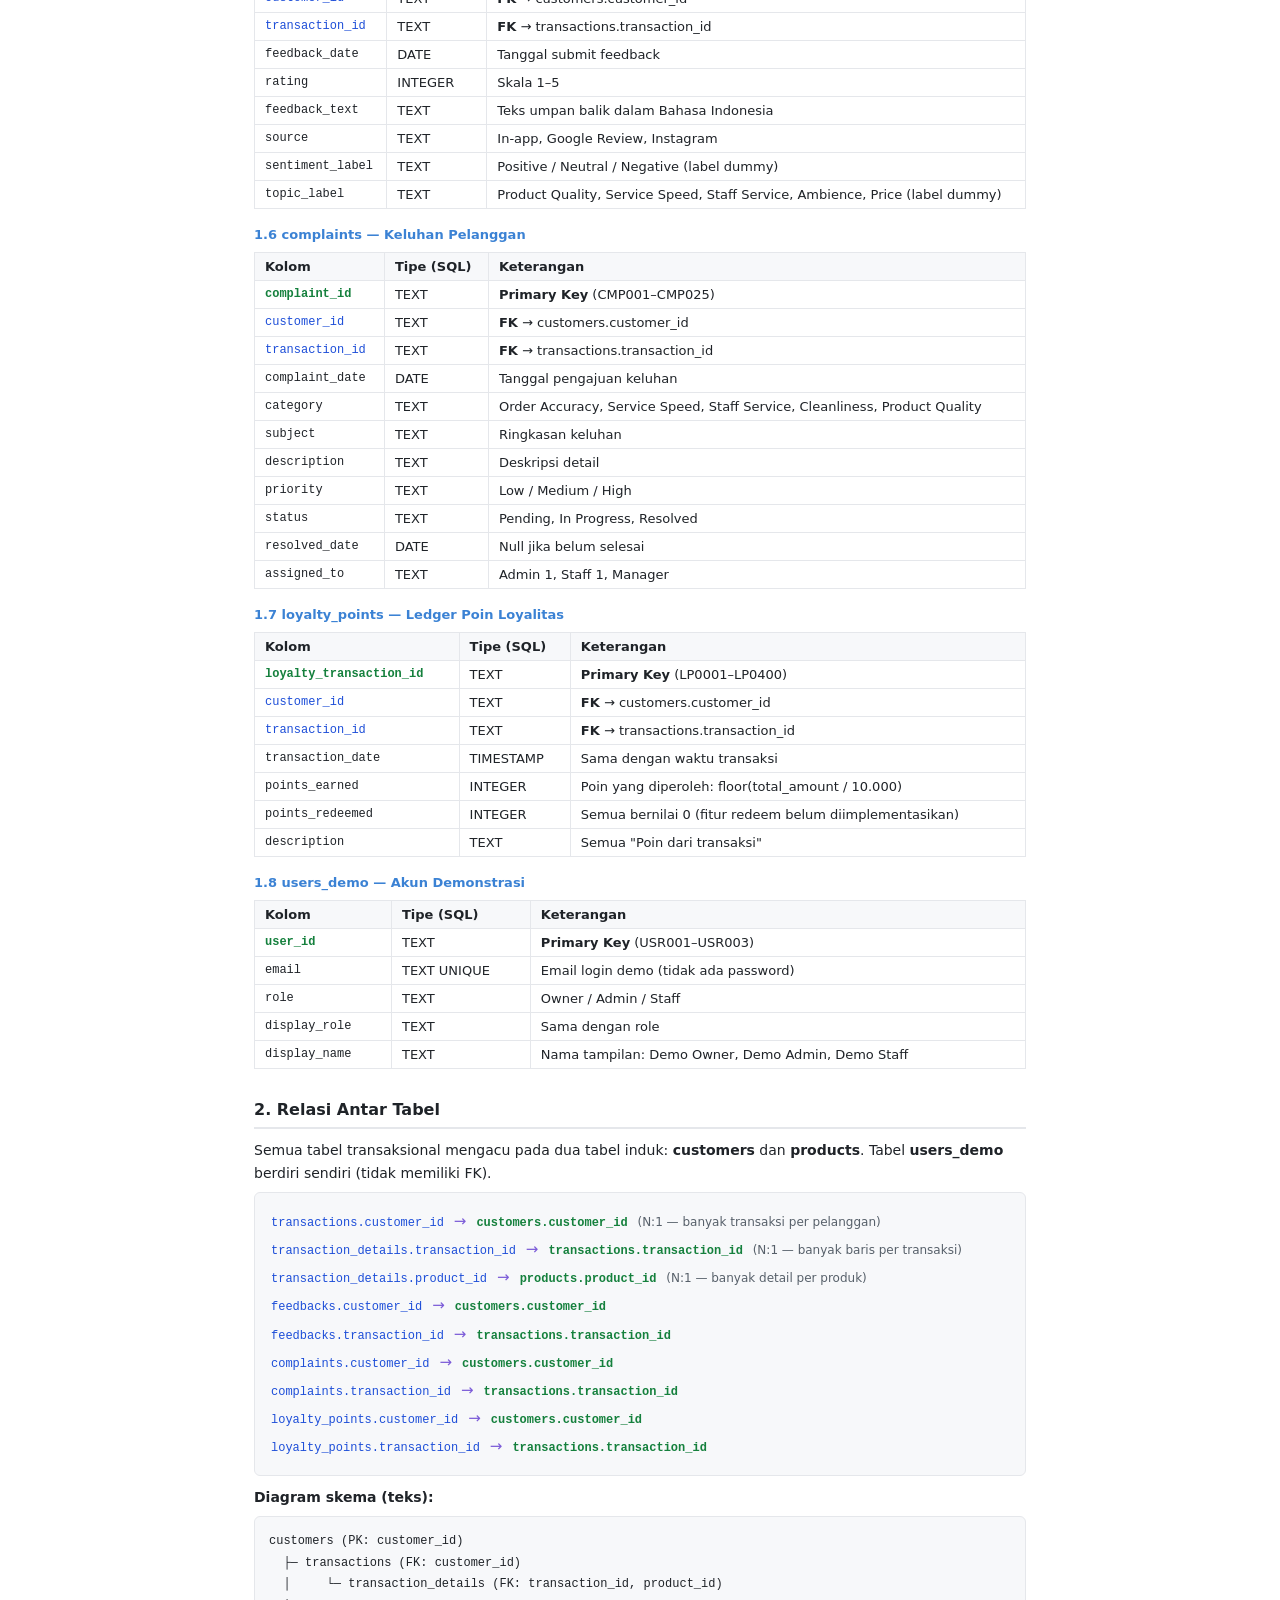
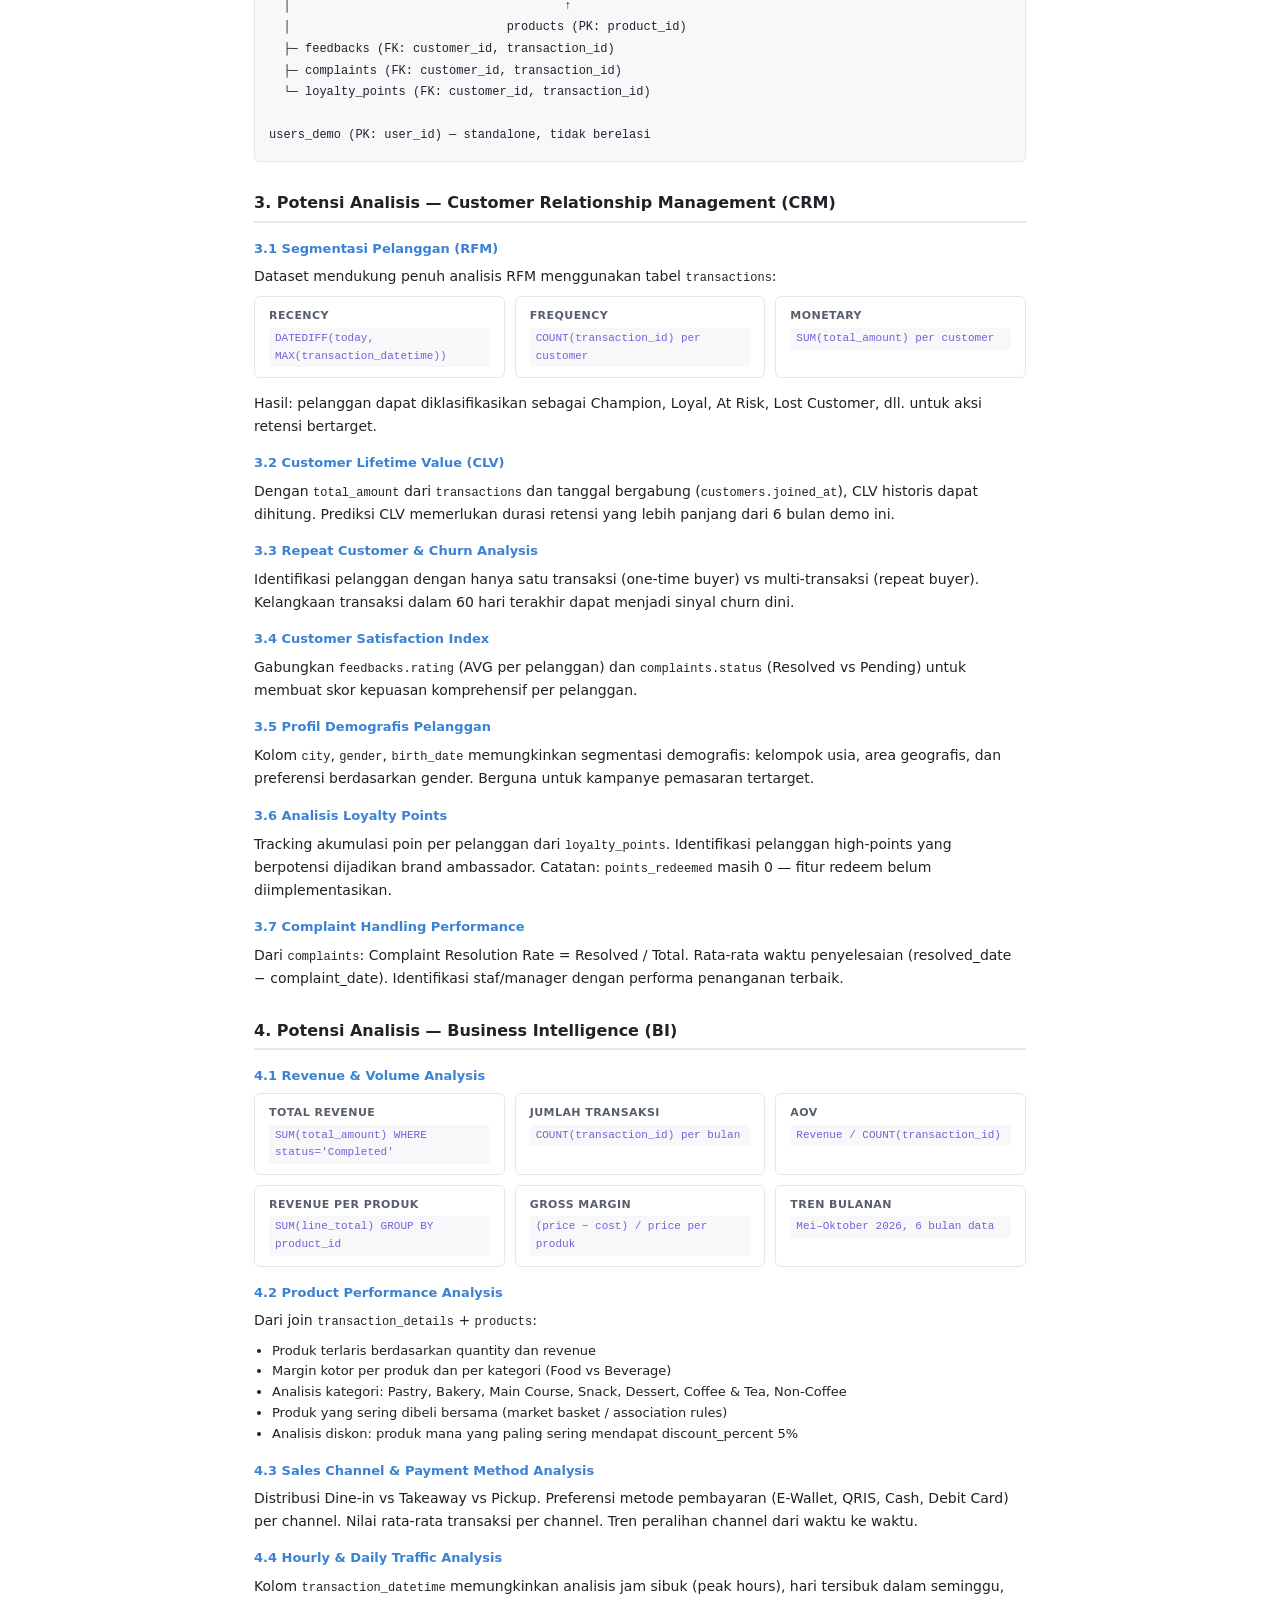
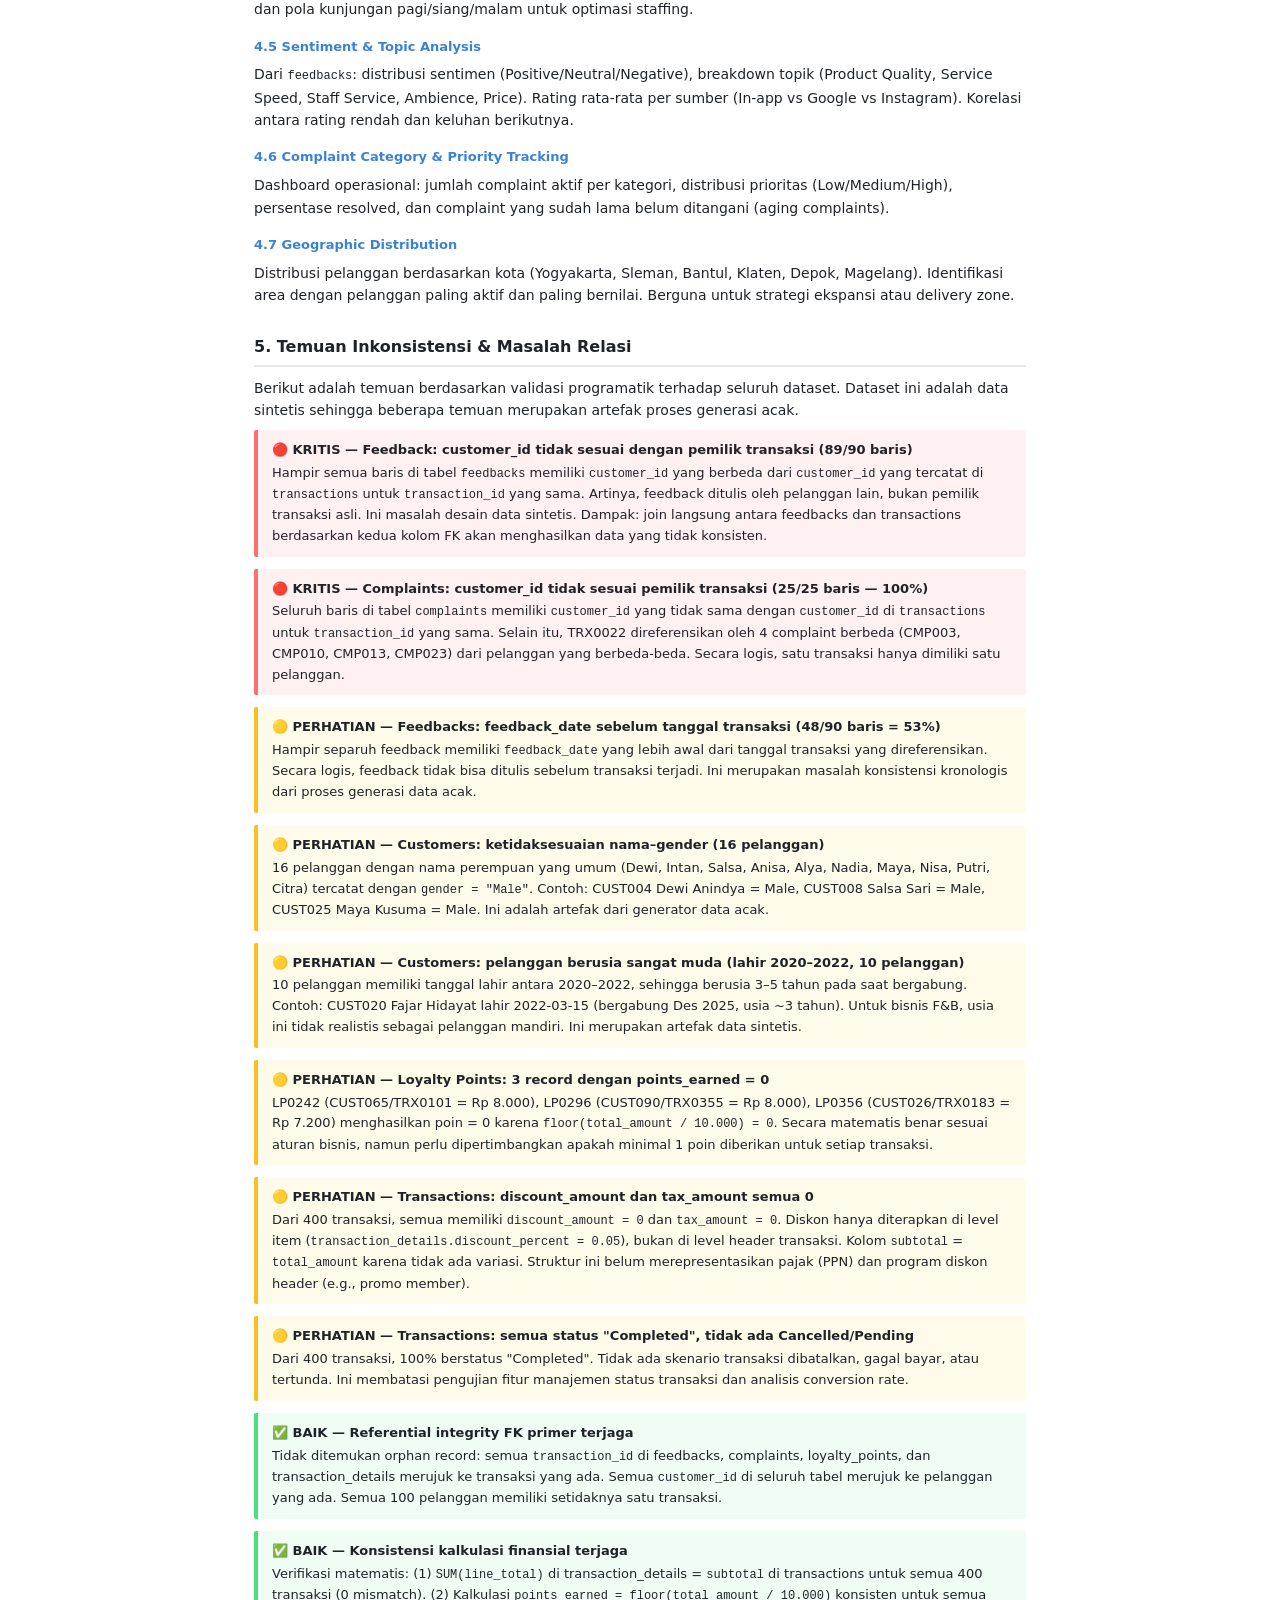
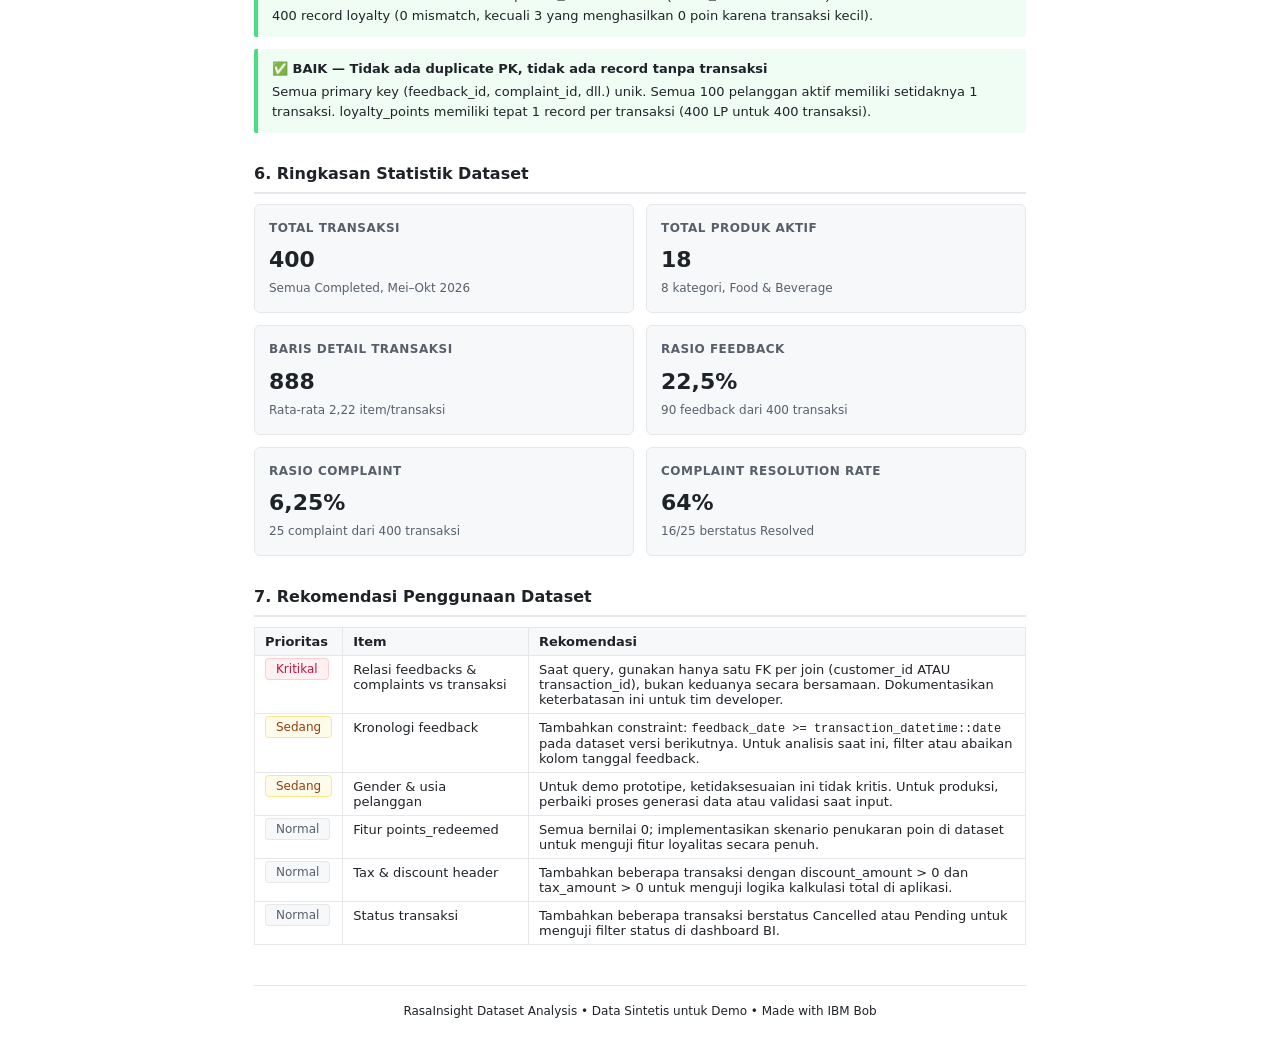
<file: RasaInsight_Demo_Dataset/rasainsight-analisis-dataset.html>
<html lang="id">
<head>
<meta charset="UTF-8" />
<meta name="viewport" content="width=device-width, initial-scale=1.0" />
<title>RasaInsight — Analisis Dataset</title>
<style>
  *, *::before, *::after { box-sizing: border-box; margin: 0; padding: 0; }
  body {
    font-family: -apple-system, "Segoe UI", system-ui, sans-serif;
    font-size: 14px; line-height: 1.6;
    background: #ffffff; color: #1f2328;
    max-width: 820px; margin: 0 auto; padding: 32px 24px 48px;
  }
  h1 { font-size: 22px; font-weight: 700; margin-bottom: 4px; }
  h2 { font-size: 16px; font-weight: 700; margin: 28px 0 10px; color: #1f2328; border-bottom: 2px solid #e5e7eb; padding-bottom: 5px; }
  h3 { font-size: 13px; font-weight: 700; margin: 16px 0 6px; color: #3b82d4; }
  p { margin-bottom: 8px; color: #1f2328; }
  .subtitle { color: #57606a; font-size: 13px; margin-bottom: 24px; }
  .badge-row { display: flex; flex-wrap: wrap; gap: 8px; margin-bottom: 20px; }
  .badge { background: #f7f8fa; border: 1px solid #e5e7eb; border-radius: 4px; padding: 3px 10px; font-size: 12px; color: #57606a; }
  .badge.blue { background: #eff6ff; border-color: #bfdbfe; color: #1d4ed8; }
  .badge.green { background: #f0fdf4; border-color: #bbf7d0; color: #15803d; }
  .badge.red { background: #fff1f2; border-color: #fecdd3; color: #be123c; }
  .badge.amber { background: #fffbeb; border-color: #fde68a; color: #92400e; }

  table { width: 100%; border-collapse: collapse; font-size: 13px; margin-bottom: 16px; }
  th { background: #f7f8fa; border: 1px solid #e5e7eb; padding: 6px 10px; text-align: left; font-weight: 600; color: #1f2328; }
  td { border: 1px solid #e5e7eb; padding: 6px 10px; vertical-align: top; color: #1f2328; }
  tr:hover td { background: #f7f8fa; }
  .pk { color: #15803d; font-weight: 700; }
  .fk { color: #1d4ed8; }
  .mono { font-family: "Cascadia Code", "Consolas", monospace; font-size: 12px; }

  .section { margin-bottom: 8px; }
  .alert { border-left: 4px solid; border-radius: 2px; padding: 10px 14px; margin-bottom: 12px; font-size: 13px; }
  .alert-red   { border-color: #f87171; background: #fff1f2; }
  .alert-amber { border-color: #fbbf24; background: #fffbeb; }
  .alert-green { border-color: #4ade80; background: #f0fdf4; }
  .alert-blue  { border-color: #60a5fa; background: #eff6ff; }
  .alert strong { display: block; margin-bottom: 2px; }

  .grid2 { display: grid; grid-template-columns: 1fr 1fr; gap: 12px; margin-bottom: 12px; }
  .card { background: #f7f8fa; border: 1px solid #e5e7eb; border-radius: 6px; padding: 14px; }
  .card-title { font-size: 12px; color: #57606a; margin-bottom: 4px; font-weight: 600; text-transform: uppercase; letter-spacing: 0.04em; }
  .card-val { font-size: 22px; font-weight: 700; color: #1f2328; }
  .card-desc { font-size: 12px; color: #57606a; margin-top: 2px; }

  .rel-table { background: #f7f8fa; border: 1px solid #e5e7eb; border-radius: 6px; padding: 12px 16px; margin-bottom: 10px; }
  .rel-line { display: flex; align-items: baseline; gap: 6px; margin: 4px 0; font-size: 13px; }
  .arr { color: #7c5cd8; font-size: 15px; margin: 0 4px; }

  .kpi-grid { display: grid; grid-template-columns: repeat(3, 1fr); gap: 10px; margin-bottom: 14px; }
  .kpi-card { border: 1px solid #e5e7eb; border-radius: 6px; padding: 10px 14px; }
  .kpi-name { font-size: 11px; font-weight: 700; text-transform: uppercase; color: #57606a; letter-spacing: 0.04em; margin-bottom: 3px; }
  .kpi-formula { font-family: "Cascadia Code", "Consolas", monospace; font-size: 11px; background: #f7f8fa; border-radius: 3px; padding: 2px 6px; color: #7c5cd8; }

  footer { text-align: center; font-size: 12px; color: #57606a; border-top: 1px solid #e5e7eb; margin-top: 40px; padding-top: 16px; }
</style>
</head>
<body>

<h1>RasaInsight — Analisis Dataset</h1>
<p class="subtitle">Laporan analisis struktur, relasi, potensi CRM &amp; BI, dan inkonsistensi data • Dibuat: 31 Oktober 2026</p>

<div class="badge-row">
  <span class="badge blue">9 File Dataset</span>
  <span class="badge blue">8 Tabel Data</span>
  <span class="badge green">100 Pelanggan</span>
  <span class="badge green">18 Produk</span>
  <span class="badge green">400 Transaksi</span>
  <span class="badge green">888 Baris Detail Transaksi</span>
  <span class="badge green">90 Feedback</span>
  <span class="badge green">25 Komplain</span>
  <span class="badge green">400 Catatan Poin Loyalitas</span>
  <span class="badge">Data Sintetis / Demo</span>
  <span class="badge">Mei–Oktober 2026</span>
  <span class="badge">Mata uang: IDR</span>
</div>


<h2>1. Inventarisasi Tabel &amp; Kolom</h2>

<h3>1.1 customers — Master Pelanggan</h3>
<table>
  <tr><th>Kolom</th><th>Tipe (SQL)</th><th>Keterangan</th></tr>
  <tr><td class="mono pk">customer_id</td><td>TEXT</td><td><strong>Primary Key</strong> (CUST001–CUST100)</td></tr>
  <tr><td class="mono">customer_name</td><td>TEXT NOT NULL</td><td>Nama lengkap pelanggan</td></tr>
  <tr><td class="mono">email</td><td>TEXT</td><td>Email unik per pelanggan</td></tr>
  <tr><td class="mono">phone</td><td>TEXT</td><td>Nomor telepon</td></tr>
  <tr><td class="mono">city</td><td>TEXT</td><td>Kota: Yogyakarta, Sleman, Bantul, Klaten, Depok, Magelang</td></tr>
  <tr><td class="mono">gender</td><td>TEXT</td><td>Male / Female</td></tr>
  <tr><td class="mono">birth_date</td><td>DATE</td><td>Tanggal lahir (ada pelanggan lahir 2020–2022)</td></tr>
  <tr><td class="mono">joined_at</td><td>DATE</td><td>Tanggal bergabung (Nov 2025 – Sep 2026)</td></tr>
  <tr><td class="mono">customer_status</td><td>TEXT</td><td>Semua bernilai "Active" (tidak ada variasi)</td></tr>
</table>

<h3>1.2 products — Master Produk</h3>
<table>
  <tr><th>Kolom</th><th>Tipe (SQL)</th><th>Keterangan</th></tr>
  <tr><td class="mono pk">product_id</td><td>TEXT</td><td><strong>Primary Key</strong> (PRD001–PRD018)</td></tr>
  <tr><td class="mono">product_name</td><td>TEXT NOT NULL</td><td>Nama produk (misal: Classic Croissant, Matcha Latte)</td></tr>
  <tr><td class="mono">category</td><td>TEXT</td><td>Pastry, Bakery, Main Course, Snack, Coffee &amp; Tea, Non-Coffee, Other, Dessert</td></tr>
  <tr><td class="mono">product_type</td><td>TEXT</td><td>Food / Beverage</td></tr>
  <tr><td class="mono">price</td><td>NUMERIC(12,2)</td><td>Harga jual (IDR): Rp 8.000 – Rp 42.000</td></tr>
  <tr><td class="mono">cost</td><td>NUMERIC(12,2)</td><td>Harga pokok produksi (IDR): Rp 2.500 – Rp 23.000</td></tr>
  <tr><td class="mono">is_active</td><td>BOOLEAN</td><td>Semua True (18 produk aktif)</td></tr>
</table>

<h3>1.3 transactions — Header Transaksi</h3>
<table>
  <tr><th>Kolom</th><th>Tipe (SQL)</th><th>Keterangan</th></tr>
  <tr><td class="mono pk">transaction_id</td><td>TEXT</td><td><strong>Primary Key</strong> (TRX0001–TRX0400)</td></tr>
  <tr><td class="mono fk">customer_id</td><td>TEXT</td><td><strong>FK</strong> → customers.customer_id</td></tr>
  <tr><td class="mono">transaction_datetime</td><td>TIMESTAMP NOT NULL</td><td>Waktu transaksi (Mei–Okt 2026)</td></tr>
  <tr><td class="mono">sales_channel</td><td>TEXT</td><td>Dine-in, Takeaway, Pickup</td></tr>
  <tr><td class="mono">payment_method</td><td>TEXT</td><td>E-Wallet, QRIS, Cash, Debit Card</td></tr>
  <tr><td class="mono">subtotal</td><td>NUMERIC(12,2)</td><td>Jumlah sebelum diskon/pajak</td></tr>
  <tr><td class="mono">discount_amount</td><td>NUMERIC(12,2)</td><td>Semua bernilai 0 (tidak ada diskon di level header)</td></tr>
  <tr><td class="mono">tax_amount</td><td>NUMERIC(12,2)</td><td>Semua bernilai 0 (pajak belum diimplementasikan)</td></tr>
  <tr><td class="mono">total_amount</td><td>NUMERIC(12,2)</td><td>Sama dengan subtotal (karena diskon &amp; pajak = 0)</td></tr>
  <tr><td class="mono">transaction_status</td><td>TEXT</td><td>Semua "Completed" (400/400)</td></tr>
</table>

<h3>1.4 transaction_details — Detail Item Transaksi</h3>
<table>
  <tr><th>Kolom</th><th>Tipe (SQL)</th><th>Keterangan</th></tr>
  <tr><td class="mono pk">detail_id</td><td>TEXT</td><td><strong>Primary Key</strong> (DTL000101, …)</td></tr>
  <tr><td class="mono fk">transaction_id</td><td>TEXT</td><td><strong>FK</strong> → transactions.transaction_id</td></tr>
  <tr><td class="mono fk">product_id</td><td>TEXT</td><td><strong>FK</strong> → products.product_id</td></tr>
  <tr><td class="mono">quantity</td><td>INTEGER</td><td>Jumlah unit yang dibeli</td></tr>
  <tr><td class="mono">unit_price</td><td>NUMERIC(12,2)</td><td>Harga per unit saat transaksi</td></tr>
  <tr><td class="mono">discount_percent</td><td>NUMERIC(5,2)</td><td>Diskon per item: 0.0 atau 0.05 (5%)</td></tr>
  <tr><td class="mono">line_total</td><td>NUMERIC(12,2)</td><td>= qty × unit_price × (1 − discount_percent)</td></tr>
</table>

<h3>1.5 feedbacks — Umpan Balik Pelanggan</h3>
<table>
  <tr><th>Kolom</th><th>Tipe (SQL)</th><th>Keterangan</th></tr>
  <tr><td class="mono pk">feedback_id</td><td>TEXT</td><td><strong>Primary Key</strong> (FDB001–FDB090)</td></tr>
  <tr><td class="mono fk">customer_id</td><td>TEXT</td><td><strong>FK</strong> → customers.customer_id</td></tr>
  <tr><td class="mono fk">transaction_id</td><td>TEXT</td><td><strong>FK</strong> → transactions.transaction_id</td></tr>
  <tr><td class="mono">feedback_date</td><td>DATE</td><td>Tanggal submit feedback</td></tr>
  <tr><td class="mono">rating</td><td>INTEGER</td><td>Skala 1–5</td></tr>
  <tr><td class="mono">feedback_text</td><td>TEXT</td><td>Teks umpan balik dalam Bahasa Indonesia</td></tr>
  <tr><td class="mono">source</td><td>TEXT</td><td>In-app, Google Review, Instagram</td></tr>
  <tr><td class="mono">sentiment_label</td><td>TEXT</td><td>Positive / Neutral / Negative (label dummy)</td></tr>
  <tr><td class="mono">topic_label</td><td>TEXT</td><td>Product Quality, Service Speed, Staff Service, Ambience, Price (label dummy)</td></tr>
</table>

<h3>1.6 complaints — Keluhan Pelanggan</h3>
<table>
  <tr><th>Kolom</th><th>Tipe (SQL)</th><th>Keterangan</th></tr>
  <tr><td class="mono pk">complaint_id</td><td>TEXT</td><td><strong>Primary Key</strong> (CMP001–CMP025)</td></tr>
  <tr><td class="mono fk">customer_id</td><td>TEXT</td><td><strong>FK</strong> → customers.customer_id</td></tr>
  <tr><td class="mono fk">transaction_id</td><td>TEXT</td><td><strong>FK</strong> → transactions.transaction_id</td></tr>
  <tr><td class="mono">complaint_date</td><td>DATE</td><td>Tanggal pengajuan keluhan</td></tr>
  <tr><td class="mono">category</td><td>TEXT</td><td>Order Accuracy, Service Speed, Staff Service, Cleanliness, Product Quality</td></tr>
  <tr><td class="mono">subject</td><td>TEXT</td><td>Ringkasan keluhan</td></tr>
  <tr><td class="mono">description</td><td>TEXT</td><td>Deskripsi detail</td></tr>
  <tr><td class="mono">priority</td><td>TEXT</td><td>Low / Medium / High</td></tr>
  <tr><td class="mono">status</td><td>TEXT</td><td>Pending, In Progress, Resolved</td></tr>
  <tr><td class="mono">resolved_date</td><td>DATE</td><td>Null jika belum selesai</td></tr>
  <tr><td class="mono">assigned_to</td><td>TEXT</td><td>Admin 1, Staff 1, Manager</td></tr>
</table>

<h3>1.7 loyalty_points — Ledger Poin Loyalitas</h3>
<table>
  <tr><th>Kolom</th><th>Tipe (SQL)</th><th>Keterangan</th></tr>
  <tr><td class="mono pk">loyalty_transaction_id</td><td>TEXT</td><td><strong>Primary Key</strong> (LP0001–LP0400)</td></tr>
  <tr><td class="mono fk">customer_id</td><td>TEXT</td><td><strong>FK</strong> → customers.customer_id</td></tr>
  <tr><td class="mono fk">transaction_id</td><td>TEXT</td><td><strong>FK</strong> → transactions.transaction_id</td></tr>
  <tr><td class="mono">transaction_date</td><td>TIMESTAMP</td><td>Sama dengan waktu transaksi</td></tr>
  <tr><td class="mono">points_earned</td><td>INTEGER</td><td>Poin yang diperoleh: floor(total_amount / 10.000)</td></tr>
  <tr><td class="mono">points_redeemed</td><td>INTEGER</td><td>Semua bernilai 0 (fitur redeem belum diimplementasikan)</td></tr>
  <tr><td class="mono">description</td><td>TEXT</td><td>Semua "Poin dari transaksi"</td></tr>
</table>

<h3>1.8 users_demo — Akun Demonstrasi</h3>
<table>
  <tr><th>Kolom</th><th>Tipe (SQL)</th><th>Keterangan</th></tr>
  <tr><td class="mono pk">user_id</td><td>TEXT</td><td><strong>Primary Key</strong> (USR001–USR003)</td></tr>
  <tr><td class="mono">email</td><td>TEXT UNIQUE</td><td>Email login demo (tidak ada password)</td></tr>
  <tr><td class="mono">role</td><td>TEXT</td><td>Owner / Admin / Staff</td></tr>
  <tr><td class="mono">display_role</td><td>TEXT</td><td>Sama dengan role</td></tr>
  <tr><td class="mono">display_name</td><td>TEXT</td><td>Nama tampilan: Demo Owner, Demo Admin, Demo Staff</td></tr>
</table>


<h2>2. Relasi Antar Tabel</h2>

<p>Semua tabel transaksional mengacu pada dua tabel induk: <strong>customers</strong> dan <strong>products</strong>. Tabel <strong>users_demo</strong> berdiri sendiri (tidak memiliki FK).</p>

<div class="rel-table">
  <div class="rel-line"><span class="mono fk">transactions.customer_id</span><span class="arr">→</span><span class="mono pk">customers.customer_id</span><span style="color:#57606a;font-size:12px"> (N:1 — banyak transaksi per pelanggan)</span></div>
  <div class="rel-line"><span class="mono fk">transaction_details.transaction_id</span><span class="arr">→</span><span class="mono pk">transactions.transaction_id</span><span style="color:#57606a;font-size:12px"> (N:1 — banyak baris per transaksi)</span></div>
  <div class="rel-line"><span class="mono fk">transaction_details.product_id</span><span class="arr">→</span><span class="mono pk">products.product_id</span><span style="color:#57606a;font-size:12px"> (N:1 — banyak detail per produk)</span></div>
  <div class="rel-line"><span class="mono fk">feedbacks.customer_id</span><span class="arr">→</span><span class="mono pk">customers.customer_id</span></div>
  <div class="rel-line"><span class="mono fk">feedbacks.transaction_id</span><span class="arr">→</span><span class="mono pk">transactions.transaction_id</span></div>
  <div class="rel-line"><span class="mono fk">complaints.customer_id</span><span class="arr">→</span><span class="mono pk">customers.customer_id</span></div>
  <div class="rel-line"><span class="mono fk">complaints.transaction_id</span><span class="arr">→</span><span class="mono pk">transactions.transaction_id</span></div>
  <div class="rel-line"><span class="mono fk">loyalty_points.customer_id</span><span class="arr">→</span><span class="mono pk">customers.customer_id</span></div>
  <div class="rel-line"><span class="mono fk">loyalty_points.transaction_id</span><span class="arr">→</span><span class="mono pk">transactions.transaction_id</span></div>
</div>

<p><strong>Diagram skema (teks):</strong></p>
<pre style="background:#f7f8fa;border:1px solid #e5e7eb;border-radius:6px;padding:14px;font-size:12px;font-family:'Cascadia Code',Consolas,monospace;line-height:1.8;overflow-x:auto">
customers (PK: customer_id)
  ├─ transactions (FK: customer_id)
  │     └─ transaction_details (FK: transaction_id, product_id)
  │                                      ↑
  │                              products (PK: product_id)
  ├─ feedbacks (FK: customer_id, transaction_id)
  ├─ complaints (FK: customer_id, transaction_id)
  └─ loyalty_points (FK: customer_id, transaction_id)

users_demo (PK: user_id) — standalone, tidak berelasi
</pre>


<h2>3. Potensi Analisis — Customer Relationship Management (CRM)</h2>

<h3>3.1 Segmentasi Pelanggan (RFM)</h3>
<p>Dataset mendukung penuh analisis RFM menggunakan tabel <span class="mono">transactions</span>:</p>
<div class="kpi-grid">
  <div class="kpi-card"><div class="kpi-name">Recency</div><div class="kpi-formula">DATEDIFF(today, MAX(transaction_datetime))</div></div>
  <div class="kpi-card"><div class="kpi-name">Frequency</div><div class="kpi-formula">COUNT(transaction_id) per customer</div></div>
  <div class="kpi-card"><div class="kpi-name">Monetary</div><div class="kpi-formula">SUM(total_amount) per customer</div></div>
</div>
<p>Hasil: pelanggan dapat diklasifikasikan sebagai Champion, Loyal, At Risk, Lost Customer, dll. untuk aksi retensi bertarget.</p>

<h3>3.2 Customer Lifetime Value (CLV)</h3>
<p>Dengan <span class="mono">total_amount</span> dari <span class="mono">transactions</span> dan tanggal bergabung (<span class="mono">customers.joined_at</span>), CLV historis dapat dihitung. Prediksi CLV memerlukan durasi retensi yang lebih panjang dari 6 bulan demo ini.</p>

<h3>3.3 Repeat Customer &amp; Churn Analysis</h3>
<p>Identifikasi pelanggan dengan hanya satu transaksi (one-time buyer) vs multi-transaksi (repeat buyer). Kelangkaan transaksi dalam 60 hari terakhir dapat menjadi sinyal churn dini.</p>

<h3>3.4 Customer Satisfaction Index</h3>
<p>Gabungkan <span class="mono">feedbacks.rating</span> (AVG per pelanggan) dan <span class="mono">complaints.status</span> (Resolved vs Pending) untuk membuat skor kepuasan komprehensif per pelanggan.</p>

<h3>3.5 Profil Demografis Pelanggan</h3>
<p>Kolom <span class="mono">city</span>, <span class="mono">gender</span>, <span class="mono">birth_date</span> memungkinkan segmentasi demografis: kelompok usia, area geografis, dan preferensi berdasarkan gender. Berguna untuk kampanye pemasaran tertarget.</p>

<h3>3.6 Analisis Loyalty Points</h3>
<p>Tracking akumulasi poin per pelanggan dari <span class="mono">loyalty_points</span>. Identifikasi pelanggan high-points yang berpotensi dijadikan brand ambassador. Catatan: <span class="mono">points_redeemed</span> masih 0 — fitur redeem belum diimplementasikan.</p>

<h3>3.7 Complaint Handling Performance</h3>
<p>Dari <span class="mono">complaints</span>: Complaint Resolution Rate = Resolved / Total. Rata-rata waktu penyelesaian (resolved_date − complaint_date). Identifikasi staf/manager dengan performa penanganan terbaik.</p>


<h2>4. Potensi Analisis — Business Intelligence (BI)</h2>

<h3>4.1 Revenue &amp; Volume Analysis</h3>
<div class="kpi-grid">
  <div class="kpi-card"><div class="kpi-name">Total Revenue</div><div class="kpi-formula">SUM(total_amount) WHERE status='Completed'</div></div>
  <div class="kpi-card"><div class="kpi-name">Jumlah Transaksi</div><div class="kpi-formula">COUNT(transaction_id) per bulan</div></div>
  <div class="kpi-card"><div class="kpi-name">AOV</div><div class="kpi-formula">Revenue / COUNT(transaction_id)</div></div>
  <div class="kpi-card"><div class="kpi-name">Revenue per Produk</div><div class="kpi-formula">SUM(line_total) GROUP BY product_id</div></div>
  <div class="kpi-card"><div class="kpi-name">Gross Margin</div><div class="kpi-formula">(price − cost) / price per produk</div></div>
  <div class="kpi-card"><div class="kpi-name">Tren Bulanan</div><div class="kpi-formula">Mei–Oktober 2026, 6 bulan data</div></div>
</div>

<h3>4.2 Product Performance Analysis</h3>
<p>Dari join <span class="mono">transaction_details</span> + <span class="mono">products</span>:</p>
<ul style="margin-left:18px;margin-bottom:8px;font-size:13px">
  <li>Produk terlaris berdasarkan quantity dan revenue</li>
  <li>Margin kotor per produk dan per kategori (Food vs Beverage)</li>
  <li>Analisis kategori: Pastry, Bakery, Main Course, Snack, Dessert, Coffee &amp; Tea, Non-Coffee</li>
  <li>Produk yang sering dibeli bersama (market basket / association rules)</li>
  <li>Analisis diskon: produk mana yang paling sering mendapat discount_percent 5%</li>
</ul>

<h3>4.3 Sales Channel &amp; Payment Method Analysis</h3>
<p>Distribusi Dine-in vs Takeaway vs Pickup. Preferensi metode pembayaran (E-Wallet, QRIS, Cash, Debit Card) per channel. Nilai rata-rata transaksi per channel. Tren peralihan channel dari waktu ke waktu.</p>

<h3>4.4 Hourly &amp; Daily Traffic Analysis</h3>
<p>Kolom <span class="mono">transaction_datetime</span> memungkinkan analisis jam sibuk (peak hours), hari tersibuk dalam seminggu, dan pola kunjungan pagi/siang/malam untuk optimasi staffing.</p>

<h3>4.5 Sentiment &amp; Topic Analysis</h3>
<p>Dari <span class="mono">feedbacks</span>: distribusi sentimen (Positive/Neutral/Negative), breakdown topik (Product Quality, Service Speed, Staff Service, Ambience, Price). Rating rata-rata per sumber (In-app vs Google vs Instagram). Korelasi antara rating rendah dan keluhan berikutnya.</p>

<h3>4.6 Complaint Category &amp; Priority Tracking</h3>
<p>Dashboard operasional: jumlah complaint aktif per kategori, distribusi prioritas (Low/Medium/High), persentase resolved, dan complaint yang sudah lama belum ditangani (aging complaints).</p>

<h3>4.7 Geographic Distribution</h3>
<p>Distribusi pelanggan berdasarkan kota (Yogyakarta, Sleman, Bantul, Klaten, Depok, Magelang). Identifikasi area dengan pelanggan paling aktif dan paling bernilai. Berguna untuk strategi ekspansi atau delivery zone.</p>


<h2>5. Temuan Inkonsistensi &amp; Masalah Relasi</h2>
<p>Berikut adalah temuan berdasarkan validasi programatik terhadap seluruh dataset. Dataset ini adalah data sintetis sehingga beberapa temuan merupakan artefak proses generasi acak.</p>

<div class="alert alert-red">
  <strong>🔴 KRITIS — Feedback: customer_id tidak sesuai dengan pemilik transaksi (89/90 baris)</strong>
  <span>Hampir semua baris di tabel <span class="mono">feedbacks</span> memiliki <span class="mono">customer_id</span> yang berbeda dari <span class="mono">customer_id</span> yang tercatat di <span class="mono">transactions</span> untuk <span class="mono">transaction_id</span> yang sama. Artinya, feedback ditulis oleh pelanggan lain, bukan pemilik transaksi asli. Ini masalah desain data sintetis. Dampak: join langsung antara feedbacks dan transactions berdasarkan kedua kolom FK akan menghasilkan data yang tidak konsisten.</span>
</div>

<div class="alert alert-red">
  <strong>🔴 KRITIS — Complaints: customer_id tidak sesuai pemilik transaksi (25/25 baris — 100%)</strong>
  <span>Seluruh baris di tabel <span class="mono">complaints</span> memiliki <span class="mono">customer_id</span> yang tidak sama dengan <span class="mono">customer_id</span> di <span class="mono">transactions</span> untuk <span class="mono">transaction_id</span> yang sama. Selain itu, TRX0022 direferensikan oleh 4 complaint berbeda (CMP003, CMP010, CMP013, CMP023) dari pelanggan yang berbeda-beda. Secara logis, satu transaksi hanya dimiliki satu pelanggan.</span>
</div>

<div class="alert alert-amber">
  <strong>🟡 PERHATIAN — Feedbacks: feedback_date sebelum tanggal transaksi (48/90 baris = 53%)</strong>
  <span>Hampir separuh feedback memiliki <span class="mono">feedback_date</span> yang lebih awal dari tanggal transaksi yang direferensikan. Secara logis, feedback tidak bisa ditulis sebelum transaksi terjadi. Ini merupakan masalah konsistensi kronologis dari proses generasi data acak.</span>
</div>

<div class="alert alert-amber">
  <strong>🟡 PERHATIAN — Customers: ketidaksesuaian nama–gender (16 pelanggan)</strong>
  <span>16 pelanggan dengan nama perempuan yang umum (Dewi, Intan, Salsa, Anisa, Alya, Nadia, Maya, Nisa, Putri, Citra) tercatat dengan <span class="mono">gender = "Male"</span>. Contoh: CUST004 Dewi Anindya = Male, CUST008 Salsa Sari = Male, CUST025 Maya Kusuma = Male. Ini adalah artefak dari generator data acak.</span>
</div>

<div class="alert alert-amber">
  <strong>🟡 PERHATIAN — Customers: pelanggan berusia sangat muda (lahir 2020–2022, 10 pelanggan)</strong>
  <span>10 pelanggan memiliki tanggal lahir antara 2020–2022, sehingga berusia 3–5 tahun pada saat bergabung. Contoh: CUST020 Fajar Hidayat lahir 2022-03-15 (bergabung Des 2025, usia ~3 tahun). Untuk bisnis F&amp;B, usia ini tidak realistis sebagai pelanggan mandiri. Ini merupakan artefak data sintetis.</span>
</div>

<div class="alert alert-amber">
  <strong>🟡 PERHATIAN — Loyalty Points: 3 record dengan points_earned = 0</strong>
  <span>LP0242 (CUST065/TRX0101 = Rp 8.000), LP0296 (CUST090/TRX0355 = Rp 8.000), LP0356 (CUST026/TRX0183 = Rp 7.200) menghasilkan poin = 0 karena <span class="mono">floor(total_amount / 10.000) = 0</span>. Secara matematis benar sesuai aturan bisnis, namun perlu dipertimbangkan apakah minimal 1 poin diberikan untuk setiap transaksi.</span>
</div>

<div class="alert alert-amber">
  <strong>🟡 PERHATIAN — Transactions: discount_amount dan tax_amount semua 0</strong>
  <span>Dari 400 transaksi, semua memiliki <span class="mono">discount_amount = 0</span> dan <span class="mono">tax_amount = 0</span>. Diskon hanya diterapkan di level item (<span class="mono">transaction_details.discount_percent = 0.05</span>), bukan di level header transaksi. Kolom <span class="mono">subtotal</span> = <span class="mono">total_amount</span> karena tidak ada variasi. Struktur ini belum merepresentasikan pajak (PPN) dan program diskon header (e.g., promo member).</span>
</div>

<div class="alert alert-amber">
  <strong>🟡 PERHATIAN — Transactions: semua status "Completed", tidak ada Cancelled/Pending</strong>
  <span>Dari 400 transaksi, 100% berstatus "Completed". Tidak ada skenario transaksi dibatalkan, gagal bayar, atau tertunda. Ini membatasi pengujian fitur manajemen status transaksi dan analisis conversion rate.</span>
</div>

<div class="alert alert-green">
  <strong>✅ BAIK — Referential integrity FK primer terjaga</strong>
  <span>Tidak ditemukan orphan record: semua <span class="mono">transaction_id</span> di feedbacks, complaints, loyalty_points, dan transaction_details merujuk ke transaksi yang ada. Semua <span class="mono">customer_id</span> di seluruh tabel merujuk ke pelanggan yang ada. Semua 100 pelanggan memiliki setidaknya satu transaksi.</span>
</div>

<div class="alert alert-green">
  <strong>✅ BAIK — Konsistensi kalkulasi finansial terjaga</strong>
  <span>Verifikasi matematis: (1) <span class="mono">SUM(line_total)</span> di transaction_details = <span class="mono">subtotal</span> di transactions untuk semua 400 transaksi (0 mismatch). (2) Kalkulasi <span class="mono">points_earned = floor(total_amount / 10.000)</span> konsisten untuk semua 400 record loyalty (0 mismatch, kecuali 3 yang menghasilkan 0 poin karena transaksi kecil).</span>
</div>

<div class="alert alert-green">
  <strong>✅ BAIK — Tidak ada duplicate PK, tidak ada record tanpa transaksi</strong>
  <span>Semua primary key (feedback_id, complaint_id, dll.) unik. Semua 100 pelanggan aktif memiliki setidaknya 1 transaksi. loyalty_points memiliki tepat 1 record per transaksi (400 LP untuk 400 transaksi).</span>
</div>


<h2>6. Ringkasan Statistik Dataset</h2>
<div class="grid2">
  <div>
    <div class="card"><div class="card-title">Total Transaksi</div><div class="card-val">400</div><div class="card-desc">Semua Completed, Mei–Okt 2026</div></div>
  </div>
  <div>
    <div class="card"><div class="card-title">Total Produk Aktif</div><div class="card-val">18</div><div class="card-desc">8 kategori, Food &amp; Beverage</div></div>
  </div>
  <div>
    <div class="card"><div class="card-title">Baris Detail Transaksi</div><div class="card-val">888</div><div class="card-desc">Rata-rata 2,22 item/transaksi</div></div>
  </div>
  <div>
    <div class="card"><div class="card-title">Rasio Feedback</div><div class="card-val">22,5%</div><div class="card-desc">90 feedback dari 400 transaksi</div></div>
  </div>
  <div>
    <div class="card"><div class="card-title">Rasio Complaint</div><div class="card-val">6,25%</div><div class="card-desc">25 complaint dari 400 transaksi</div></div>
  </div>
  <div>
    <div class="card"><div class="card-title">Complaint Resolution Rate</div><div class="card-val">64%</div><div class="card-desc">16/25 berstatus Resolved</div></div>
  </div>
</div>

<h2>7. Rekomendasi Penggunaan Dataset</h2>
<table>
  <tr><th>Prioritas</th><th>Item</th><th>Rekomendasi</th></tr>
  <tr><td><span class="badge red">Kritikal</span></td><td>Relasi feedbacks &amp; complaints vs transaksi</td><td>Saat query, gunakan hanya satu FK per join (customer_id ATAU transaction_id), bukan keduanya secara bersamaan. Dokumentasikan keterbatasan ini untuk tim developer.</td></tr>
  <tr><td><span class="badge amber">Sedang</span></td><td>Kronologi feedback</td><td>Tambahkan constraint: <span class="mono">feedback_date &gt;= transaction_datetime::date</span> pada dataset versi berikutnya. Untuk analisis saat ini, filter atau abaikan kolom tanggal feedback.</td></tr>
  <tr><td><span class="badge amber">Sedang</span></td><td>Gender &amp; usia pelanggan</td><td>Untuk demo prototipe, ketidaksesuaian ini tidak kritis. Untuk produksi, perbaiki proses generasi data atau validasi saat input.</td></tr>
  <tr><td><span class="badge">Normal</span></td><td>Fitur points_redeemed</td><td>Semua bernilai 0; implementasikan skenario penukaran poin di dataset untuk menguji fitur loyalitas secara penuh.</td></tr>
  <tr><td><span class="badge">Normal</span></td><td>Tax &amp; discount header</td><td>Tambahkan beberapa transaksi dengan discount_amount &gt; 0 dan tax_amount &gt; 0 untuk menguji logika kalkulasi total di aplikasi.</td></tr>
  <tr><td><span class="badge">Normal</span></td><td>Status transaksi</td><td>Tambahkan beberapa transaksi berstatus Cancelled atau Pending untuk menguji filter status di dashboard BI.</td></tr>
</table>

<footer>
  <p>RasaInsight Dataset Analysis • Data Sintetis untuk Demo • Made with IBM Bob</p>
</footer>
</body>
</html>
</file>
